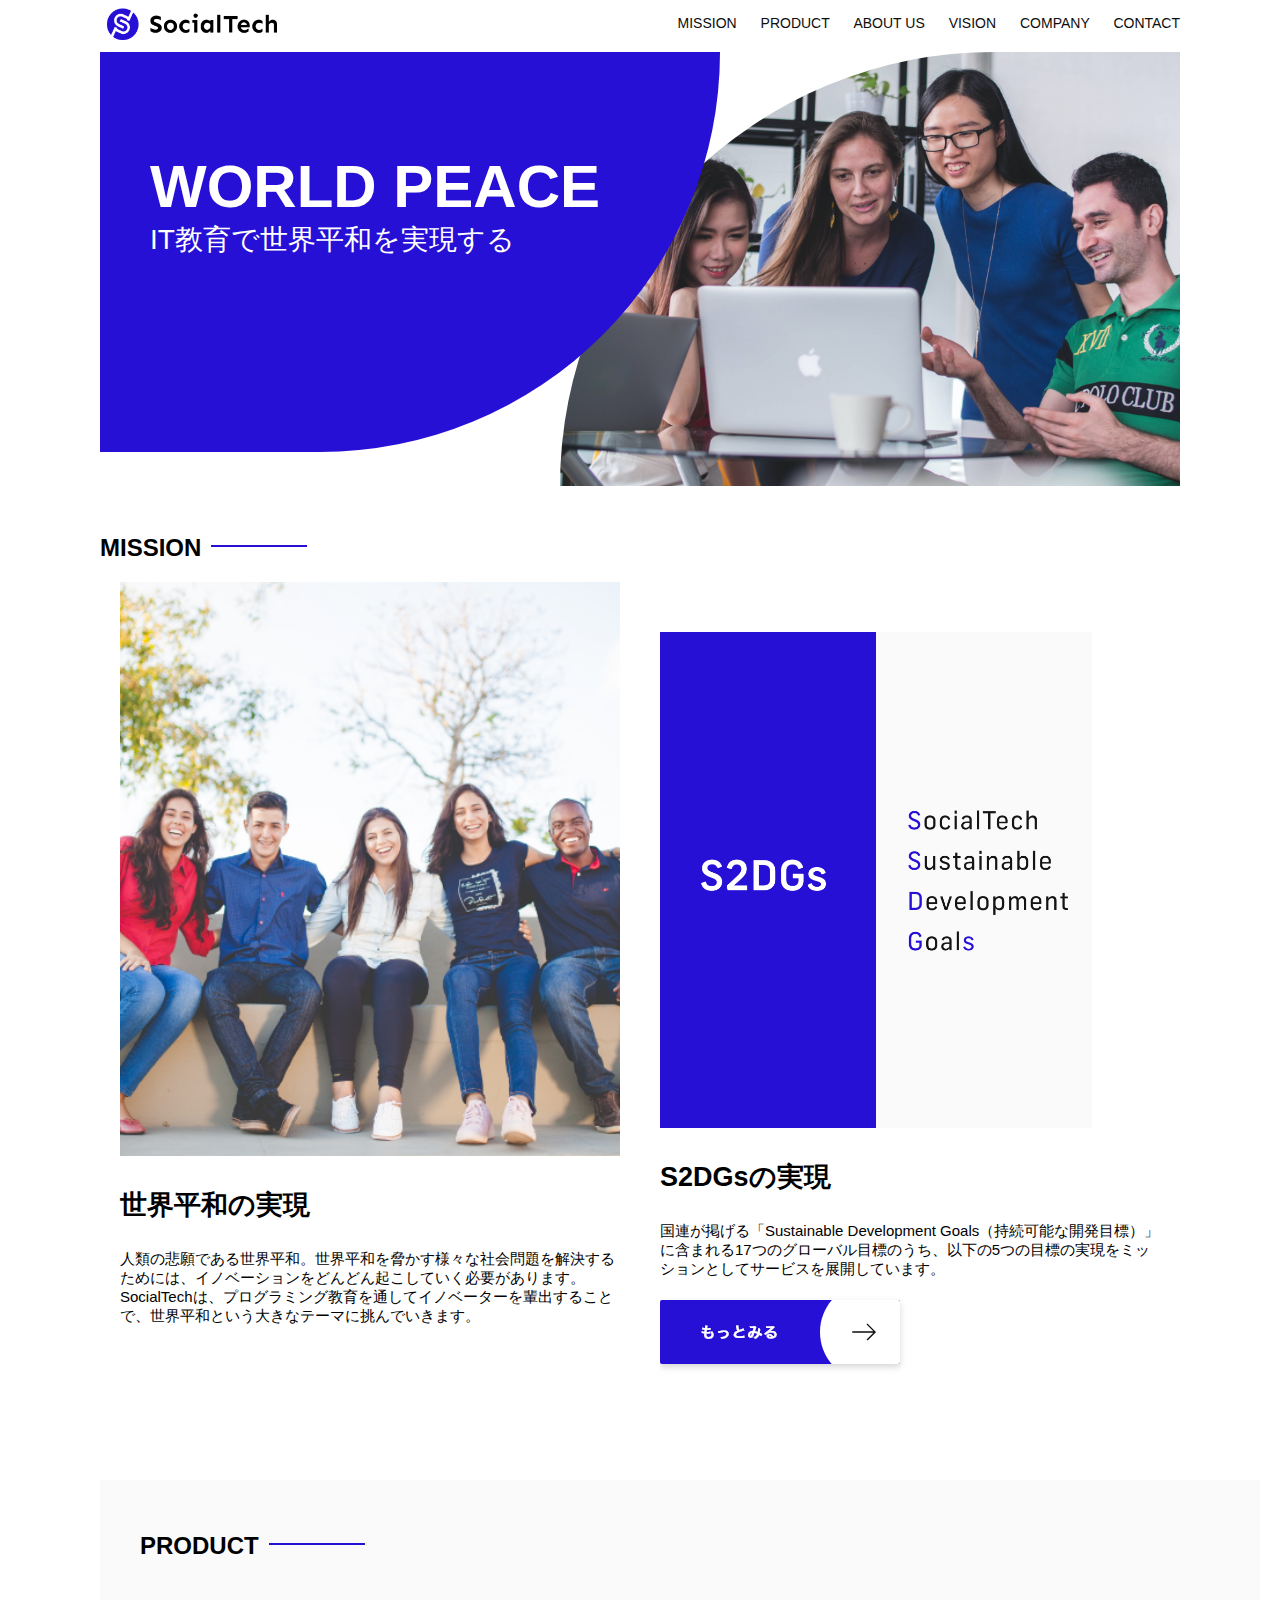
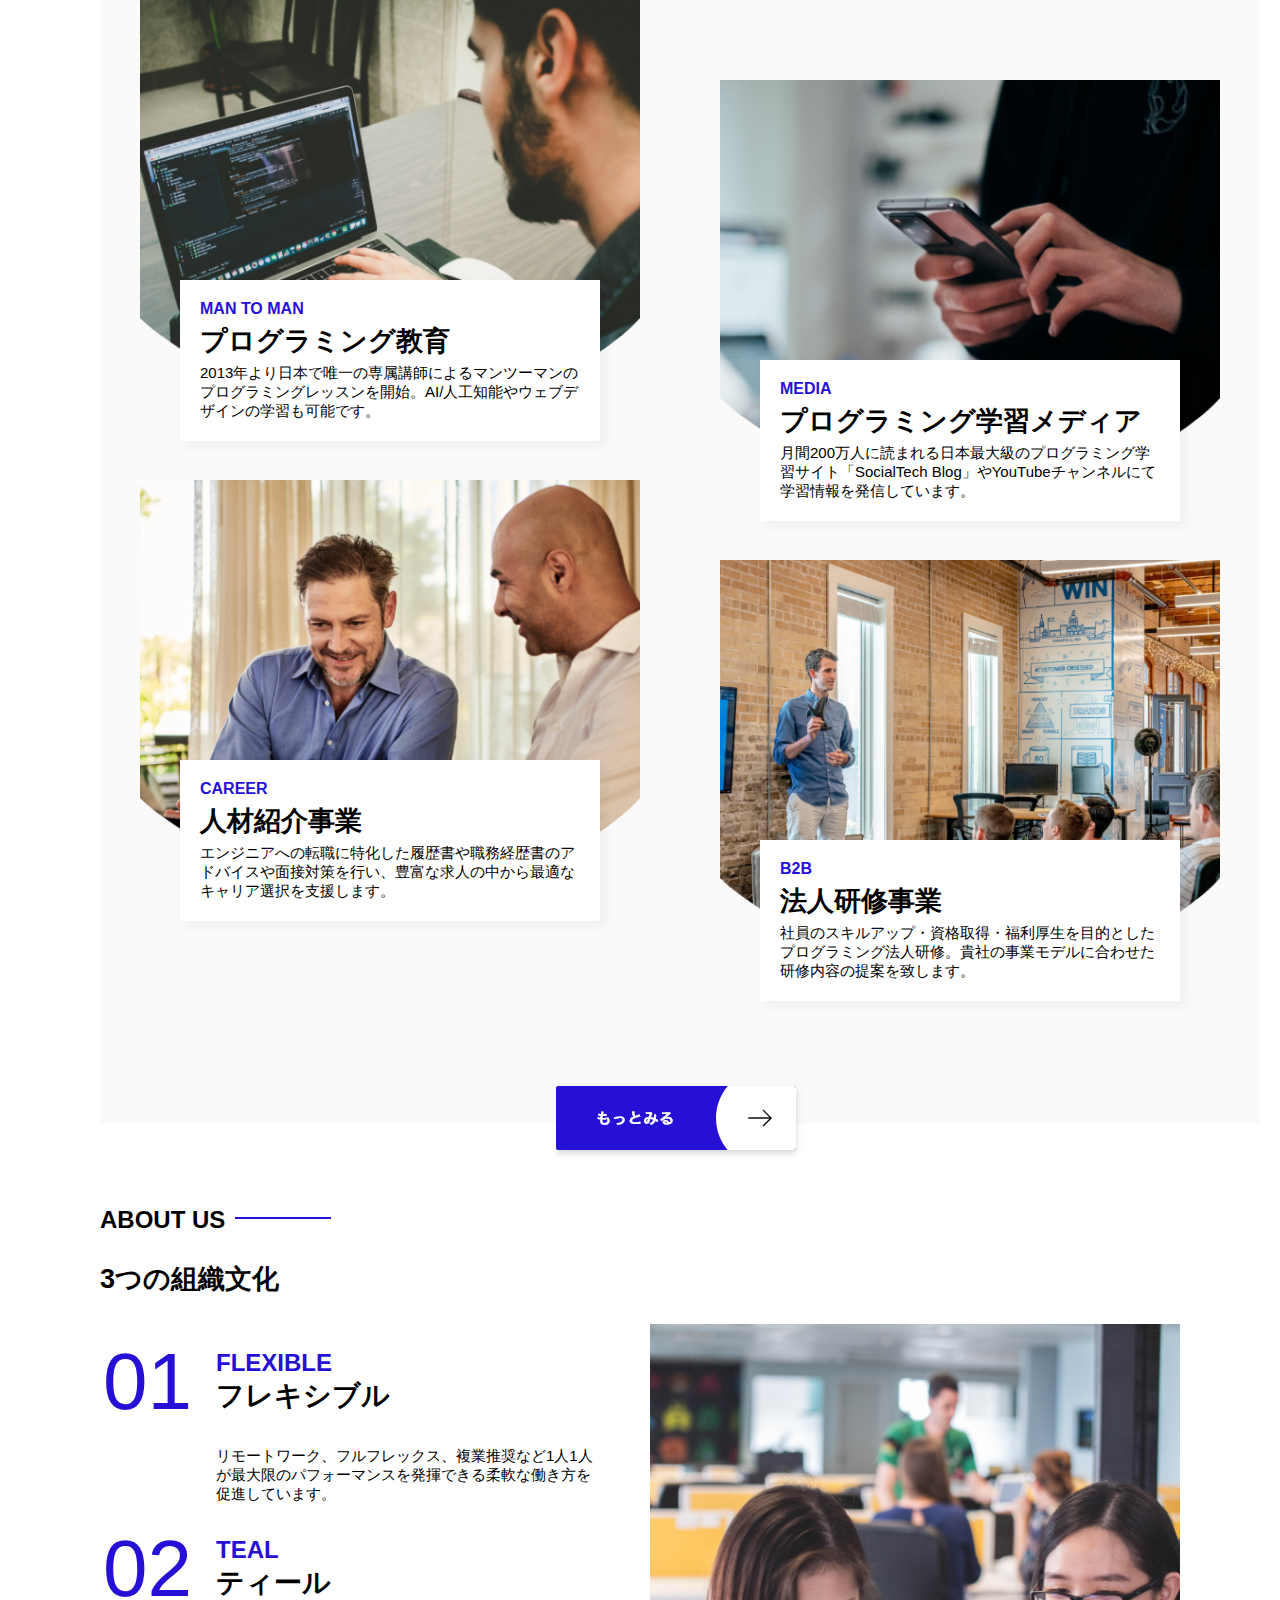
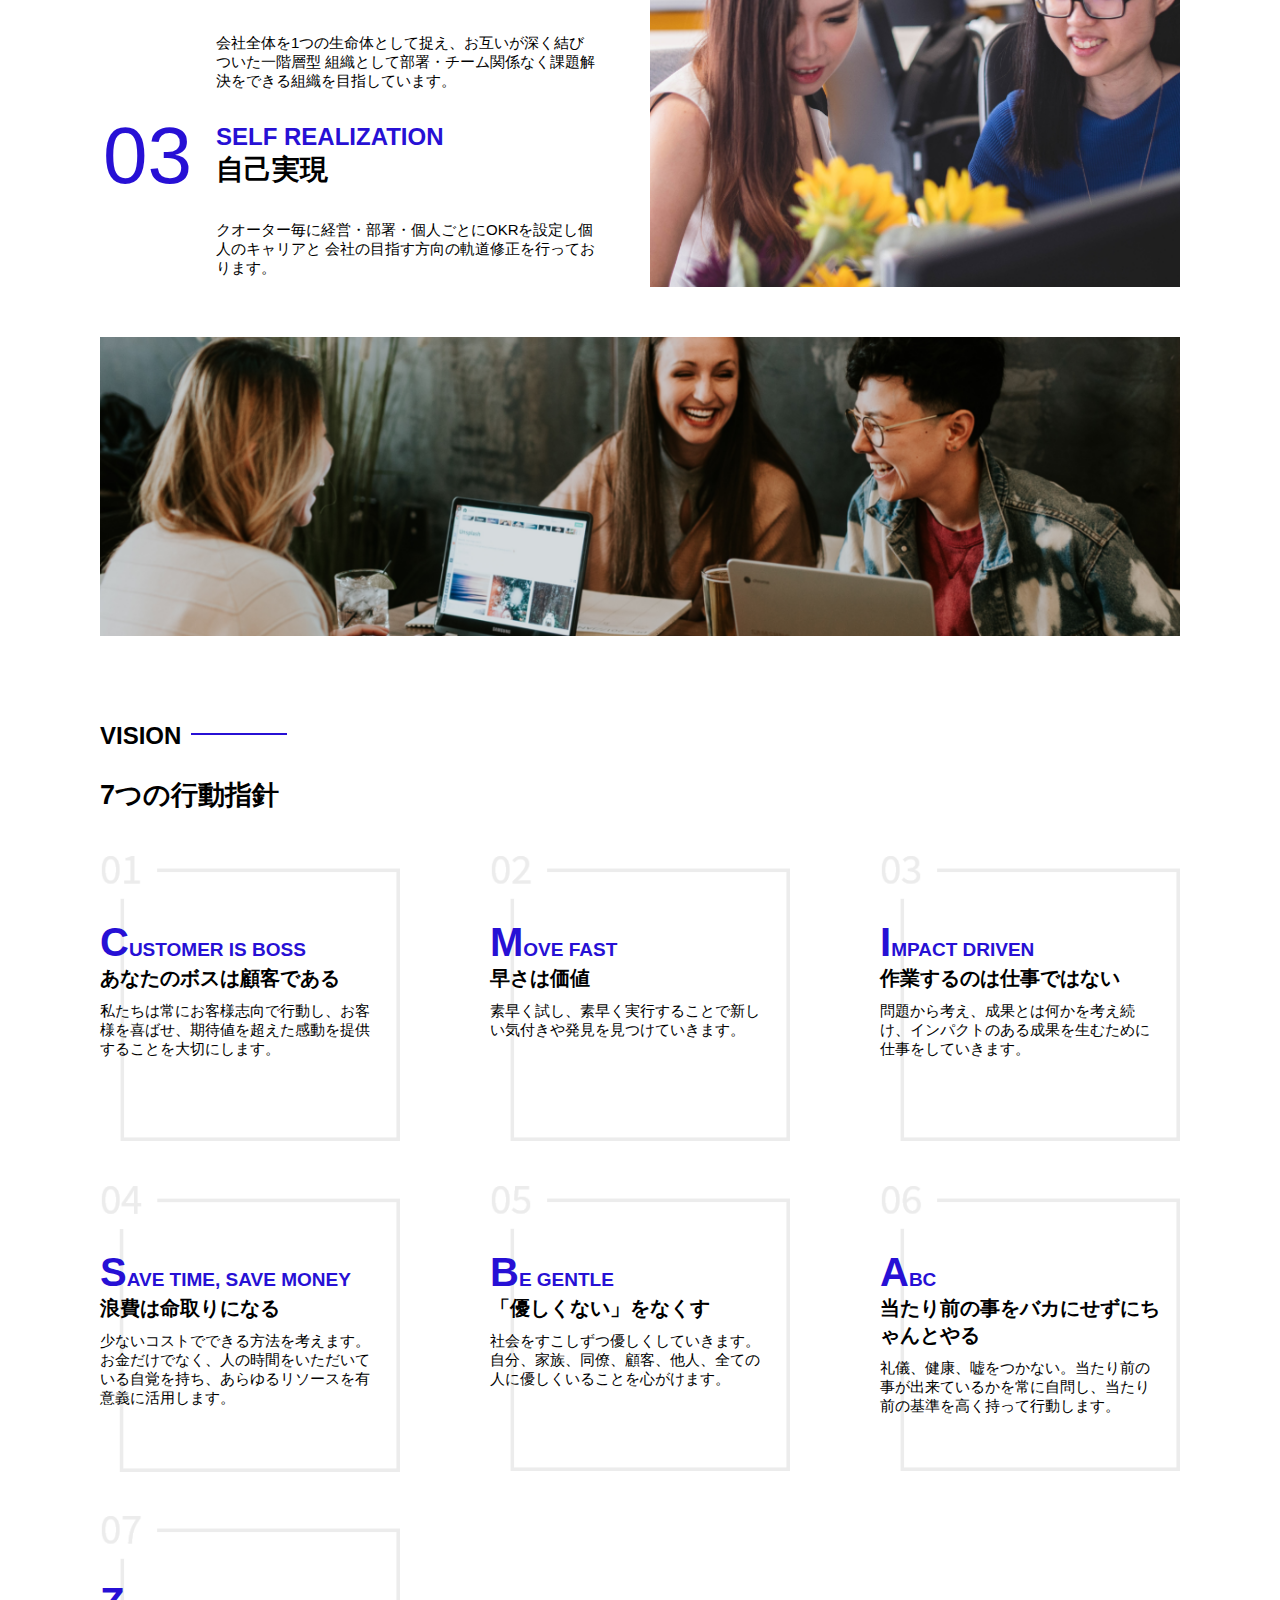
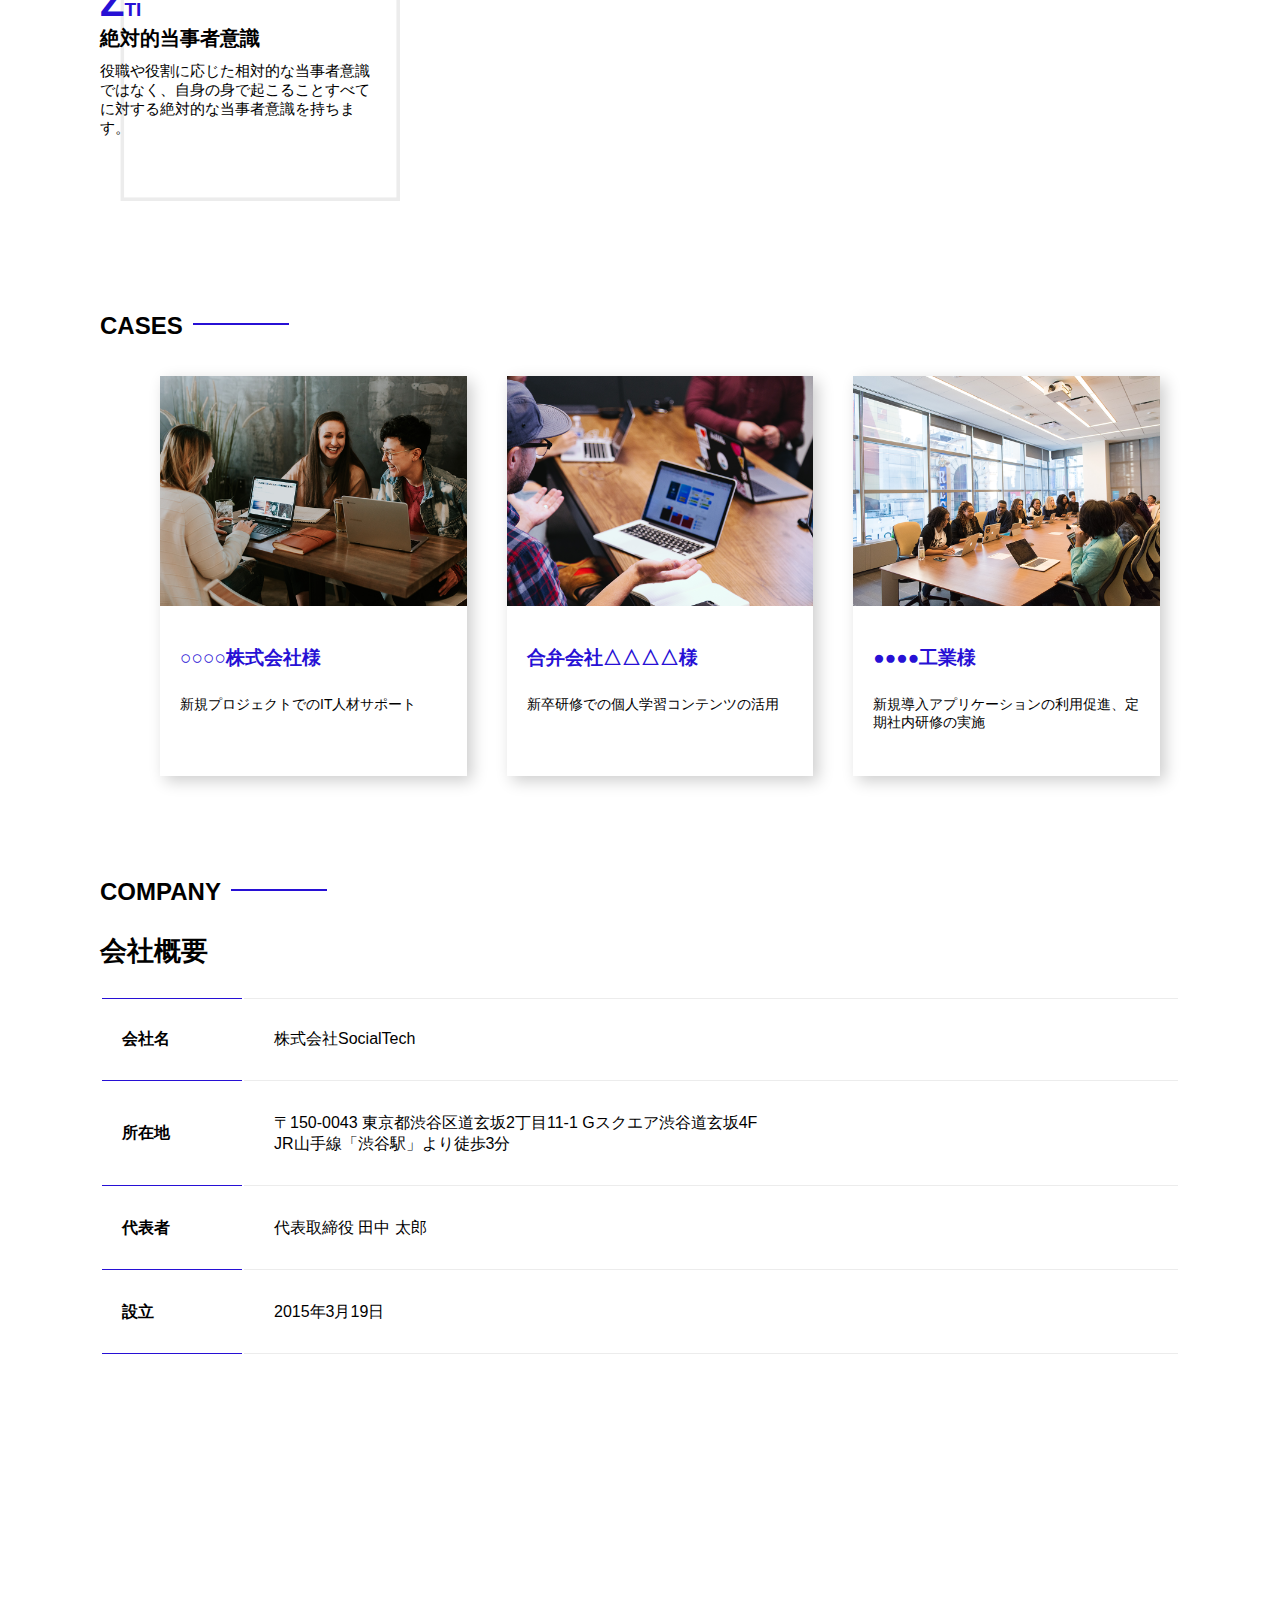
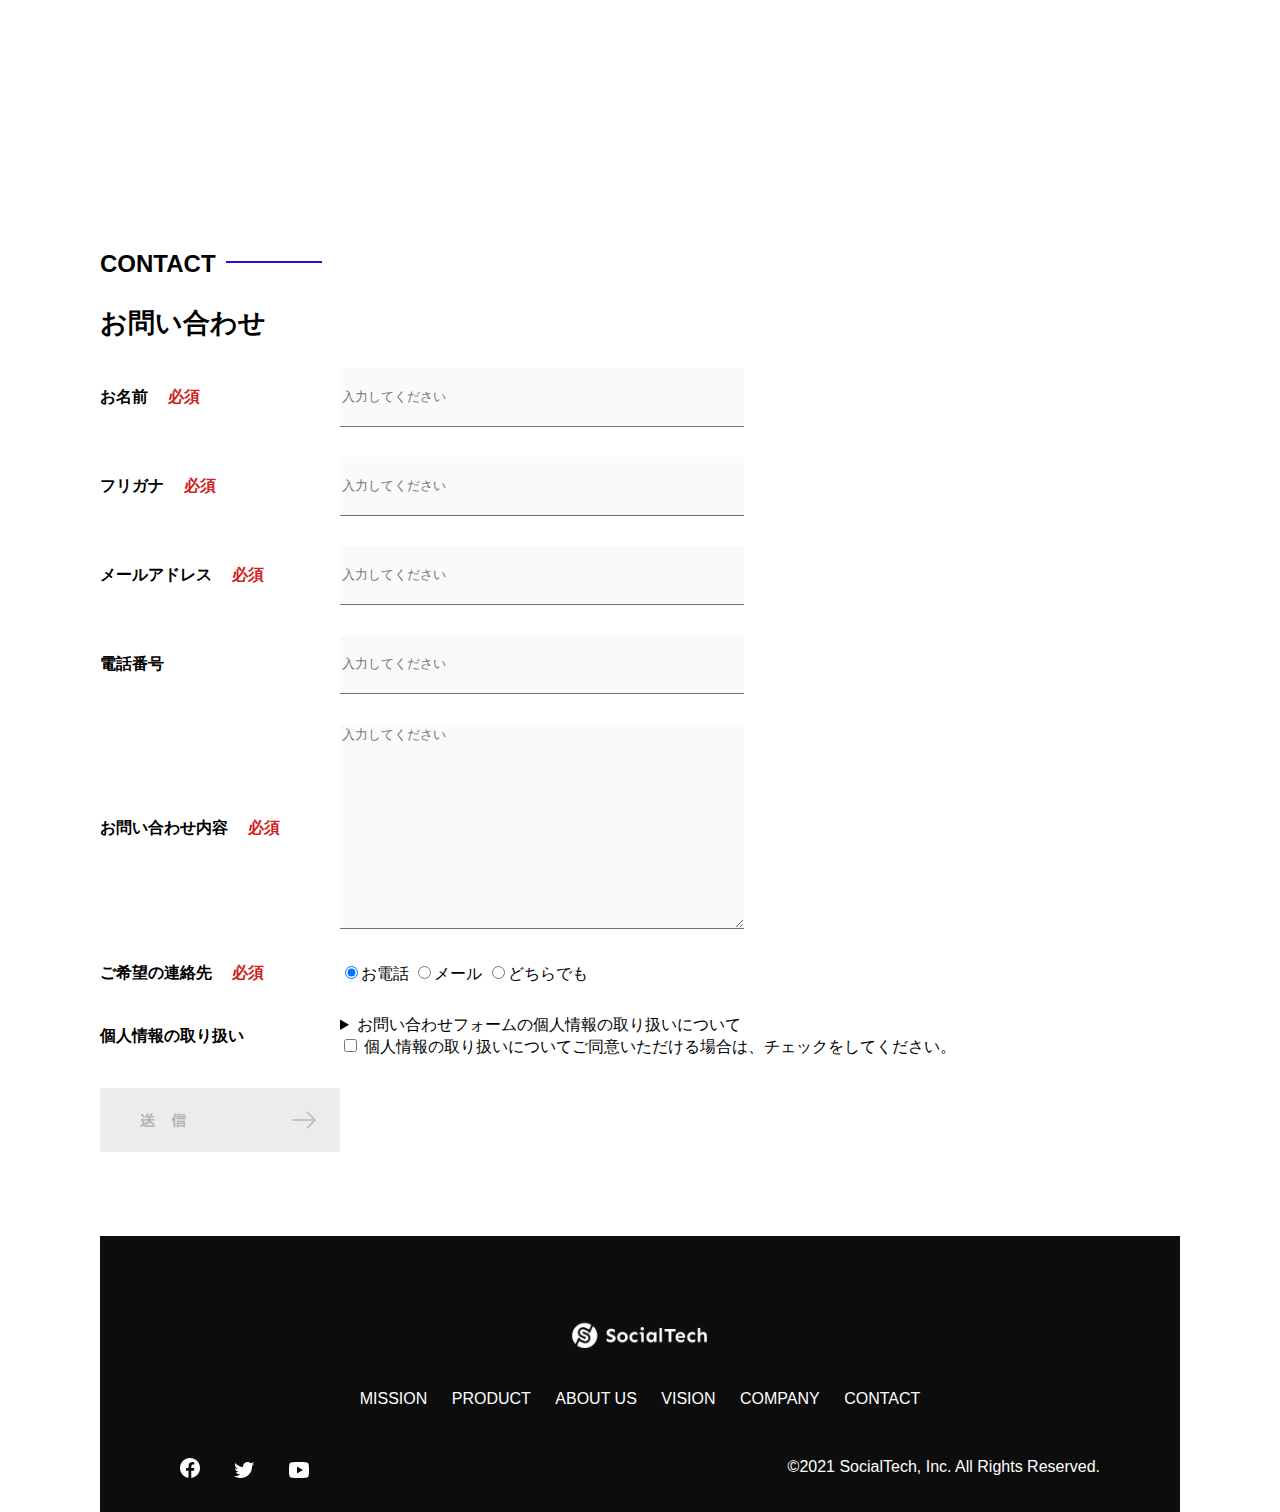
<file: kadai_012/index.html>
<!DOCTYPE html>
<html>
  <head>
    <title>SocialTech</title>
    <meta charset="UTF-8" />
    <meta
      name="description"
      content="SocialTechはEdTech業界のリーディングカンパニーを目指します。"
    />
    <meta name="viewport" content="width=device-width, initial-scale=1.0" />
    <link rel="stylesheet" href="style.css" />
  </head>
  <body>
    <!-- ヘッダー -->
    <header>
      <!-- ロゴ -->
      <a href="index.html" id="logo"
        ><img src="images/logo.png" alt="トップページに戻る"
      /></a>

      <!-- PC用ナビゲーション -->
      <nav id="nav-pc">
        <a href="mission.html">MISSION</a>
        <a href="product.html">PRODUCT</a>
        <a href="index.html#aboutus">ABOUT US</a>
        <a href="index.html#vision">VISION</a>
        <a href="index.html#company">COMPANY</a>
        <a href="index.html#contact">CONTACT</a>
      </nav>
    </header>
    <main>
      <article>
        <!-- メインビジュアル -->
        <section id="main-visual">
          <div id="main-message">
            <h1>WORLD PEACE</h1>
            <p>IT教育で世界平和を実現する</p>
          </div>
          <img
            src="images/index/index-main.png"
            alt="PCの周りに集まる多国籍の仲間たち"
          />
        </section>
        <!--ミッション-->
        <section id="mission">
          <h2 class="index-h2">MISSION</h2>
          <div id="mission-flex">
            <div>
              <img
                id="mission-photo"
                src="images/index/index-mission.png"
                alt="屋外のベンチで写真を撮影する多国籍の仲間たち"
              />
              <h3>世界平和の実現</h3>
              <p>
                人類の悲願である世界平和。世界平和を脅かす様々な社会問題を解決するためには、イノベーションをどんどん起こしていく必要があります。SocialTechは、プログラミング教育を通してイノベーターを輩出することで、世界平和という大きなテーマに挑んでいきます。
              </p>
            </div>
            <div>
              <img id="s2dgs" src="images/index/s2dgs.png" alt="S2DGs" />
              <h3>S2DGsの実現</h3>
              <p>
                国連が掲げる「Sustainable Development
                Goals（持続可能な開発目標）」に含まれる17つのグローバル目標のうち、以下の5つの目標の実現をミッションとしてサービスを展開しています。
              </p>
              <a href="mission.html">
                <img src="images/button-more.png" alt="もっとみる" />
              </a>
            </div>
          </div>
        </section>
        <!-- プロダクト -->
        <section id="product">
          <h2 class="index-h2">PRODUCT</h2>
          <div>
            <div id="product-left">
              <div>
                <img
                  class="product-photo"
                  src="images/index/index-mantoman.png"
                  alt="PCでコードを書く男性"
                />
                <div class="product-explain">
                  <span>MAN TO MAN</span>
                  <h3>プログラミング教育</h3>
                  <p>
                    2013年より日本で唯一の専属講師によるマンツーマンのプログラミングレッスンを開始。AI/人工知能やウェブデザインの学習も可能です。
                  </p>
                </div>
              </div>
              <div>
                <img
                  class="product-photo"
                  src="images/index/index-career.png"
                  alt="笑顔で話し合う2人の男性"
                />
                <div class="product-explain">
                  <span>CAREER</span>
                  <h3>人材紹介事業</h3>
                  <p>
                    エンジニアへの転職に特化した履歴書や職務経歴書のアドバイスや面接対策を行い、豊富な求人の中から最適なキャリア選択を支援します。
                  </p>
                </div>
              </div>
            </div>
            <div id="product-right">
              <div>
                <img
                  class="product-photo"
                  src="images/index/index-media.png"
                  alt="スマートフォンを操作する人"
                />
                <div class="product-explain">
                  <span>MEDIA</span>
                  <h3>プログラミング学習メディア</h3>
                  <p>
                    月間200万人に読まれる日本最大級のプログラミング学習サイト「SocialTech
                    Blog」やYouTubeチャンネルにて学習情報を発信しています。
                  </p>
                </div>
              </div>
              <div>
                <img
                  class="product-photo"
                  src="images/index/index-b2b.png"
                  alt="講演中の男性とそれを聴く人々"
                />
                <div class="product-explain">
                  <span>B2B</span>
                  <h3>法人研修事業</h3>
                  <p>
                    社員のスキルアップ・資格取得・福利厚生を目的としたプログラミング法人研修。貴社の事業モデルに合わせた研修内容の提案を致します。
                  </p>
                </div>
              </div>
            </div>
          </div>
          <div>
            <a id="product-more" href="product.html">
              <img src="images/button-more.png" alt="もっとみる" />
            </a>
          </div>
        </section>
        <!---ABOUT US-->
        <section id="aboutus">
          <h2 class="index-h2">ABOUT US</h2>
          <h3>3つの組織文化</h3>
          <div>
            <table class="culture-table">
              <tr>
                <td>
                  <span class="culture-num">01</span>
                </td>
                <td>
                  <span class="culture-en">FLEXIBLE</span>
                  <span class="culture-jp">フレキシブル</span>
                </td>
              </tr>
              <tr>
                <td>
                  <!--空のセル-->
                </td>
                <td>
                  <p class="culture-description">
                    リモートワーク、フルフレックス、複業推奨など1人1人が最大限のパフォーマンスを発揮できる柔軟な働き方を促進しています。
                  </p>
                </td>
              </tr>
              <tr>
                <td>
                  <span class="culture-num">02</span>
                </td>
                <td>
                  <span class="culture-en">TEAL</span>
                  <span class="culture-jp">ティール</span>
                </td>
              </tr>
              <tr>
                <td>
                  <!--空のセル-->
                </td>
                <td>
                  <p class="culture-description">
                    会社全体を1つの生命体として捉え、お互いが深く結びついた一階層型
                    組織として部署・チーム関係なく課題解決をできる組織を目指しています。
                  </p>
                </td>
              </tr>
              <tr>
                <td>
                  <span class="culture-num">03</span>
                </td>
                <td>
                  <span class="culture-en">SELF REALIZATION</span>
                  <span class="culture-jp">自己実現</span>
                </td>
              </tr>
              <tr>
                <td>
                  <!--空のセル-->
                </td>
                <td>
                  <p class="culture-description">
                    クオーター毎に経営・部署・個人ごとにOKRを設定し個人のキャリアと
                    会社の目指す方向の軌道修正を行っております。
                  </p>
                </td>
              </tr>
            </table>
            <img
              class="culture-img"
              src="images/index/index-aboutus1.png"
              alt="笑顔で話し合う2人の女性"
            />
          </div>
          <img
            class="culture-img2"
            src="images/index/index-aboutus2.png"
            alt="笑顔で話し合う3人の男女"
          />
        </section>
        <!-- VISION -->
        <section id="vision">
          <h2 class="index-h2">VISION</h2>
          <h3>7つの行動指針</h3>
          <div>
            <div class="vision-box">
              <img src="images/index/vision-01.png" alt="01" />
              <span>
                <h4>CUSTOMER IS BOSS</h4>
                <h5>あなたのボスは顧客である</h5>
                <p>
                  私たちは常にお客様志向で行動し、お客様を喜ばせ、期待値を超えた感動を提供することを大切にします。
                </p>
              </span>
            </div>
            <div class="vision-box">
              <img src="images/index/vision-02.png" alt="02" />
              <span>
                <h4>MOVE FAST</h4>
                <h5>早さは価値</h5>
                <p>
                  素早く試し、素早く実行することで新しい気付きや発見を見つけていきます。
                </p>
              </span>
            </div>
            <div class="vision-box">
              <img src="images/index/vision-03.png" alt="03" />
              <span>
                <h4>IMPACT DRIVEN</h4>
                <h5>作業するのは仕事ではない</h5>
                <p>
                  問題から考え、成果とは何かを考え続け、インパクトのある成果を生むために仕事をしていきます。
                </p>
              </span>
            </div>
            <div class="vision-box">
              <img src="images/index/vision-04.png" alt="04" />
              <span>
                <h4>SAVE TIME, SAVE MONEY</h4>
                <h5>浪費は命取りになる</h5>
                <p>
                  少ないコストでできる方法を考えます。お金だけでなく、人の時間をいただいている自覚を持ち、あらゆるリソースを有意義に活用します。
                </p>
              </span>
            </div>
            <div class="vision-box">
              <img src="images/index/vision-05.png" alt="05" />
              <span>
                <h4>BE GENTLE</h4>
                <h5>「優しくない」をなくす</h5>
                <p>
                  社会をすこしずつ優しくしていきます。自分、家族、同僚、顧客、他人、全ての人に優しくいることを心がけます。
                </p>
              </span>
            </div>
            <div class="vision-box">
              <img src="images/index/vision-06.png" alt="06" />
              <span>
                <h4>ABC</h4>
                <h5>当たり前の事をバカにせずにちゃんとやる</h5>
                <p>
                  礼儀、健康、嘘をつかない。当たり前の事が出来ているかを常に自問し、当たり前の基準を高く持って行動します。
                </p>
              </span>
            </div>
            <div class="vision-box">
              <img src="images/index/vision-07.png" alt="07" />
              <span>
                <h4>ZTI</h4>
                <h5>絶対的当事者意識</h5>
                <p>
                  役職や役割に応じた相対的な当事者意識ではなく、自身の身で起こることすべてに対する絶対的な当事者意識を持ちます。
                </p>
              </span>
            </div>
          </div>
        </section>
        <!-- CASES -->

        <section id="cases">
          <h2 class="index-h2">CASES</h2>
          <ul>
            <li class="case-card">
              <img class="case-img" src="images/index/case-1.png" alt="仲良く語り合う3人">
              <div class="case-info">
                <h4 class="case-name">○○○○株式会社様</h4>
                <p class="case-content">新規プロジェクトでのIT人材サポート</p>
              </div>
            </li>
            <li class="case-card">
              <img class="case-img" src="images/index/case-2.png" alt="PCでコンテンツを見る">
              <div class="case-info">
                <h4 class="case-name">合弁会社△△△△様</h4>
                <p class="case-content">新卒研修での個人学習コンテンツの活用</p>
              </div>
            </li>
            <li class="case-card">
              <img class="case-img" src="images/index/case-3.png" alt="社内研修中の会議室">
              <div class="case-info">
                <h4 class="case-name">●●●●工業様</h4>
                <p class="case-content">新規導入アプリケーションの利用促進、定期社内研修の実施</p>
              </div>
            </li>
          </ul>
        </section>





        <!-- COMPANY -->
        <section id="company">
          <h2 class="index-h2">COMPANY</h2>
          <h3>会社概要</h3>
          <table id="company-table">
            <tr>
              <th class="tableheader-first">会社名</th>
              <td class="cell-first">株式会社SocialTech</td>
            </tr>
            <tr>
              <th class="tableheader">所在地</th>
              <td class="cell">
                〒150-0043 東京都渋谷区道玄坂2丁目11-1 Gスクエア渋谷道玄坂4F<br />JR山手線「渋谷駅」より徒歩3分
              </td>
            </tr>
            <tr>
              <th class="tableheader">代表者</th>
              <td class="cell">代表取締役 田中 太郎</td>
            </tr>
            <tr>
              <th class="tableheader">設立</th>
              <td class="cell">2015年3月19日</td>
            </tr>
          </table>
          <iframe
            src="https://www.google.com/maps/embed?pb=!1m18!1m12!1m3!1d3241.7759544892483!2d139.69399665123464!3d35.65789123876098!2m3!1f0!2f0!3f0!3m2!1i1024!2i768!4f13.1!3m3!1m2!1s0x60188caa0042e8d1%3A0xba130bea826a7aa2!2z44CSMTUwLTAwNDMg5p2x5Lqs6YO95riL6LC35Yy66YGT546E5Z2C77yS5LiB55uu77yR77yR4oiS77yR!5e0!3m2!1sja!2sjp!4v1636872991912!5m2!1sja!2sjp"
            style="border: 0"
            allowfullscreen=""
            loading="lazy"
          >
          </iframe>
        </section>
        <!-- お問い合わせフォーム -->
        <section id="contact">
          <h2 class="index-h2">CONTACT</h2>
          <h3>お問い合わせ</h3>
          <form>
            <div>
              <div class="contact-heading">
                <label class="contact-label"
                  >お名前<span class="contact-span">必須</span></label
                >
              </div>
              <div class="contact-form">
                <input
                  type="text"
                  name="name"
                  placeholder="入力してください"
                  class="contact-textbox"
                />
              </div>
            </div>
            <div>
              <div class="contact-heading">
                <label class="contact-label"
                  >フリガナ<span class="contact-span">必須</span></label
                >
              </div>
              <div>
                <input
                  type="text"
                  name="hurigana"
                  placeholder="入力してください"
                  class="contact-textbox"
                />
              </div>
            </div>
            <div>
              <div class="contact-heading">
                <label class="contact-label"
                  >メールアドレス<span class="contact-span">必須</span></label
                >
              </div>
              <div>
                <input
                  type="text"
                  name="email"
                  placeholder="入力してください"
                  class="contact-textbox"
                />
              </div>
            </div>
            <div>
              <div class="contact-heading">
                <label class="contact-label">電話番号</label>
              </div>
              <div>
                <input
                  type="text"
                  name="tel"
                  placeholder="入力してください"
                  class="contact-textbox"
                />
              </div>
            </div>
            <div>
              <div class="contact-heading">
                <label class="contact-label"
                  >お問い合わせ内容<span class="contact-span">必須</span></label
                >
              </div>
              <div>
                <textarea
                  class="contact-textarea"
                  placeholder="入力してください"
                  name="message"
                ></textarea>
              </div>
            </div>
            <div>
              <div class="contact-heading">
                <label class="contact-label"
                  >ご希望の連絡先<span class="contact-span">必須</span></label
                >
              </div>
              <div>
                <input
                  class="radiobutton"
                  type="radio"
                  value="tel"
                  name="contact"
                  checked
                /><label>お電話</label>
                <input
                  class="radiobutton"
                  type="radio"
                  value="mail"
                  name="contact"
                /><label>メール</label>
                <input
                  class="radiobutton"
                  type="radio"
                  value="both"
                  name="contact"
                /><label>どちらでも</label>
              </div>
            </div>
            <div>
              <div class="contact-heading">
                <label class="contact-label">個人情報の取り扱い</label>
              </div>
              <div>
                <details>
                  <summary>
                    お問い合わせフォームの個人情報の取り扱いについて
                  </summary>
                  <div>
                    <span>１．組織の名称又は氏名</span><br />
                    株式会社SocialTech<br /><br />
                    <span
                      >２．個人情報保護管理者（若しくはその代理人）の氏名又は職名、所属及び連絡先
                      鈴木 一郎 コーポレート部</span
                    ><br />
                    メールアドレス：support@socialtech.net<br />
                    TEL：03-xxxx-xxxx<br />
                    <span>３．個人情報の利用目的</span><br />
                    ・本サービス及び本サービスに関連する情報の提供又はそれらに関する連絡のため<br />
                    ・ユーザーの本人確認のため<br />
                    ・当社サービスのご案内のため<br />
                    ・当社の商品等の広告または宣伝（電子メールによるものを含むものとします。）<br /><br />
                    <span>４．個人情報の取り扱い業務の委託</span><br />
                    個人情報の取扱業務の全部または一部を外部に業務委託する場合があります。<br />
                    その際、弊社は、個人情報を適切に保護できる管理体制を敷き実行していることを条件として<br />
                    委託先を厳選したうえで、機密保持契約を委託先と締結し、お客様の個人情報を厳密に管理させます。<br /><br />
                    <span>５．個人情報の開示等の請求</span><br />
                    お客様は、弊社に対してご自身の個人情報の開示等（利用目的の通知、開示、内容の訂正・追加・削除、利用の停止または消去、第三者への提供の停止）に関して、当社問合わせ窓口に申し出ることができます。<br />
                    その際、弊社はお客様ご本人を確認させていただいたうえで、合理的な期間内に対応いたします。<br /><br />
                    なお、個人情報に関する弊社問合わせ先は、次の通りです。<br /><br />
                    株式会社SocialTech　個人情報問合せ窓口<br />
                    〒150-0043　東京都渋谷区道玄坂2丁目11-1 Ｇスクエア渋谷道玄坂
                    4F<br />
                    メールアドレス：support@socialtech.net　TEL：03-xxxx-xxxx<br /><br />
                    <span>６．個人情報を提供されることの任意性について</span
                    ><br /><br />
                    お客様がご自身の個人情報を弊社に提供されるか否かは、お客様のご判断によりますが、もしご提供されない場合には、適切なサービスが提供できない場合がありますので予めご了承ください。
                  </div>
                </details>
                <input type="checkbox" name="agree" />
                <span
                  >個人情報の取り扱いについてご同意いただける場合は、チェックをしてください。</span
                >
              </div>
            </div>
            <input
              type="image"
              value="Submit"
              src="images/button-submit.png"
              alt="送信する"
            />
          </form>
        </section>
      </article>
      <footer>
        <div id="footer-logo">
          <img src="images/logo-sp.png" alt="SocialTech" />
        </div>
        <div id="footer-link">
          <a href="mission.html">MISSION</a>
          <a href="product.html">PRODUCT</a>
          <a href="index.html#aboutus">ABOUT US</a>
          <a href="index.html#vision">VISION</a>
          <a href="index.html#company">COMPANY</a>
          <a href="index.html#contact">CONTACT</a>
        </div>
        <div id="sns-footer">
          <a href="https://www.facebook.com/sejuku2013"
            ><img src="images/button-facebook.png" alt="Facebookのリンク"
          /></a>
          <a href="https://twitter.com/samuraijuku"
            ><img src="images/button-twitter.png" alt="Twitterのリンク"
          /></a>
          <a href="https://www.youtube.com/channel/UCCFOQO5aDK0xXam4cUQXT8g"
            ><img src="images/button-youtube.png" alt="YouTubeのリンク"
          /></a>
          <span id="copyright"
            >&copy;2021 SocialTech, Inc. All Rights Reserved.
          </span>
        </div>
      </footer>
    </main>
  </body>
</html>
</file>
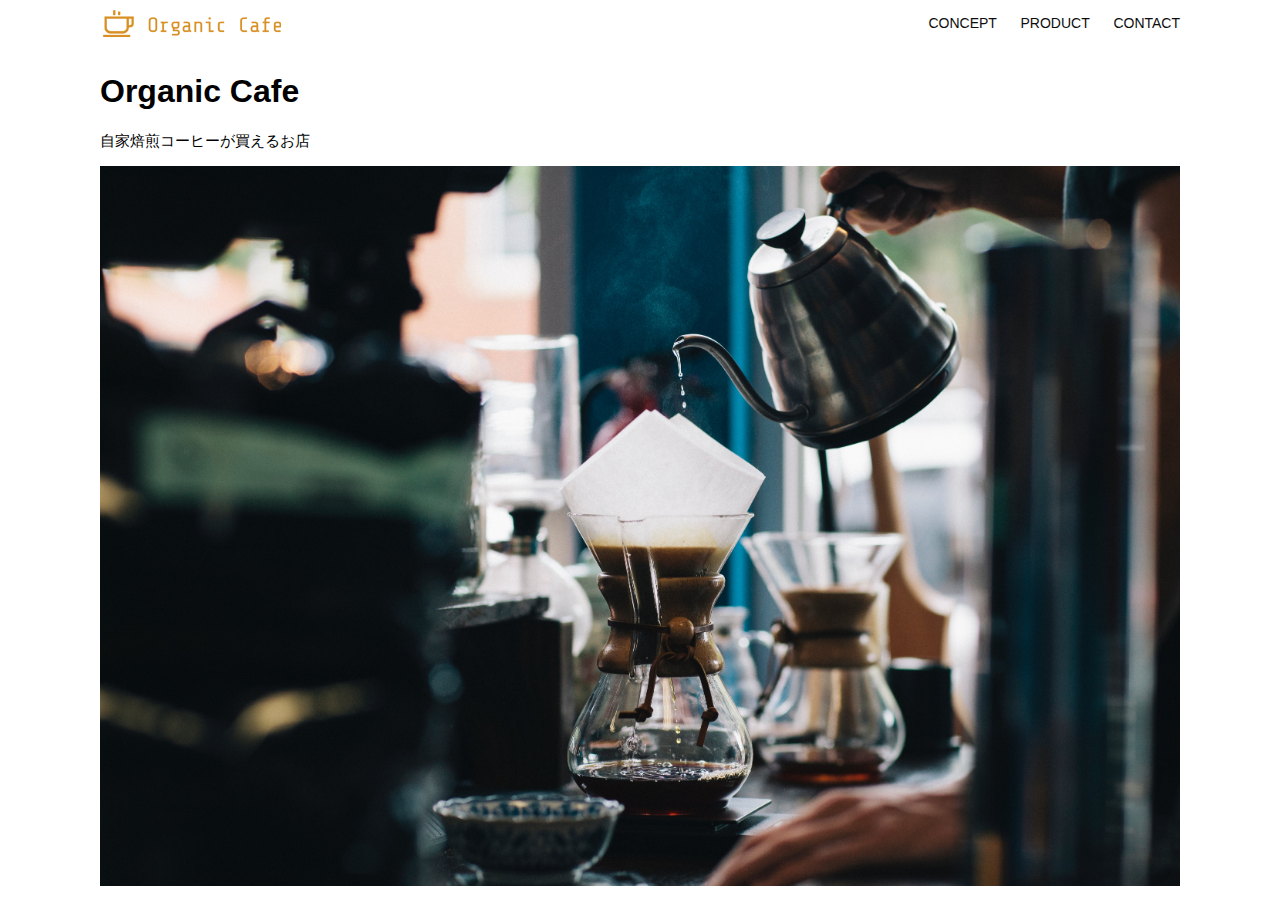
<file: kadai_013/index.html>
<!DOCTYPE html>
<html>
  <head>
    <title>Organic Cafe</title>
    <meta charset="UTF-8" />
    <meta
      name="description"
      content="自家焙煎のコーヒーがお家で楽しめるOrganic Cafe"
    />
    <meta name="viewport" content="width=device-width, initial-scale=1.0" />
    <link rel="stylesheet" href="style.css" />
  </head>
  <body>
    <!-- ヘッダー -->
    <header>
      <!-- ロゴ -->
      <a href="index.html" id="logo"
        ><img src="images/logo.png" alt="トップページに戻る"
      /></a>

      <!-- PC用ナビゲーション -->
      <nav id="nav-pc">
        <a href="index.html#concept">CONCEPT</a>
        <a href="index.html#product">PRODUCT</a>
        <a href="index.html#contact">CONTACT</a>
      </nav>
      <img id="menu-sp" src="images/button-menu.png" alt="ナビゲーションを開く" onclick="document.getElementById('nav-sp').style.display = 'block'">

      <nav id="nav-sp">
        <img id="close" src="images/button-close.png" alt="ナビゲーションを閉じる" onclick="document.getElementById('nav-sp').style.display = 'none'">
        <a id="logo-sp" href="index.html" onclick="document.getElementById('nav-sp').style.display = 'none'">
        <img src="images/logo-sp.png" alt="トップページに戻る"></a>
        <a class="menu" href="index.html#concept" onclick="document.getElementById('nav-sp').style.display = 'none'">CONCEPT</a>
        <a class="menu" href="index.html#product" onclick="document.getElementById('nav-sp').style.display = 'none'">PRODUCT</a>
        <a class="menu" href="index.html#contact" onclick="document.getElementById('nav-sp').style.display = 'none'">CONTACT</a>
        
      </nav>
      
    </header>
    <main>
      <article>
        <!-- メインビジュアル -->
        <section id="main-visual">
          <div id="main-message">
            <h1>Organic Cafe</h1>
            <p>自家焙煎コーヒーが買えるお店</p>
          </div>
          <img
            src="images/main-image.jpg"
            alt="コーヒーをハンドドリップで淹れる画像"
          />
        </section>
      </article>
    </main>
  </body>
</html>
</file>
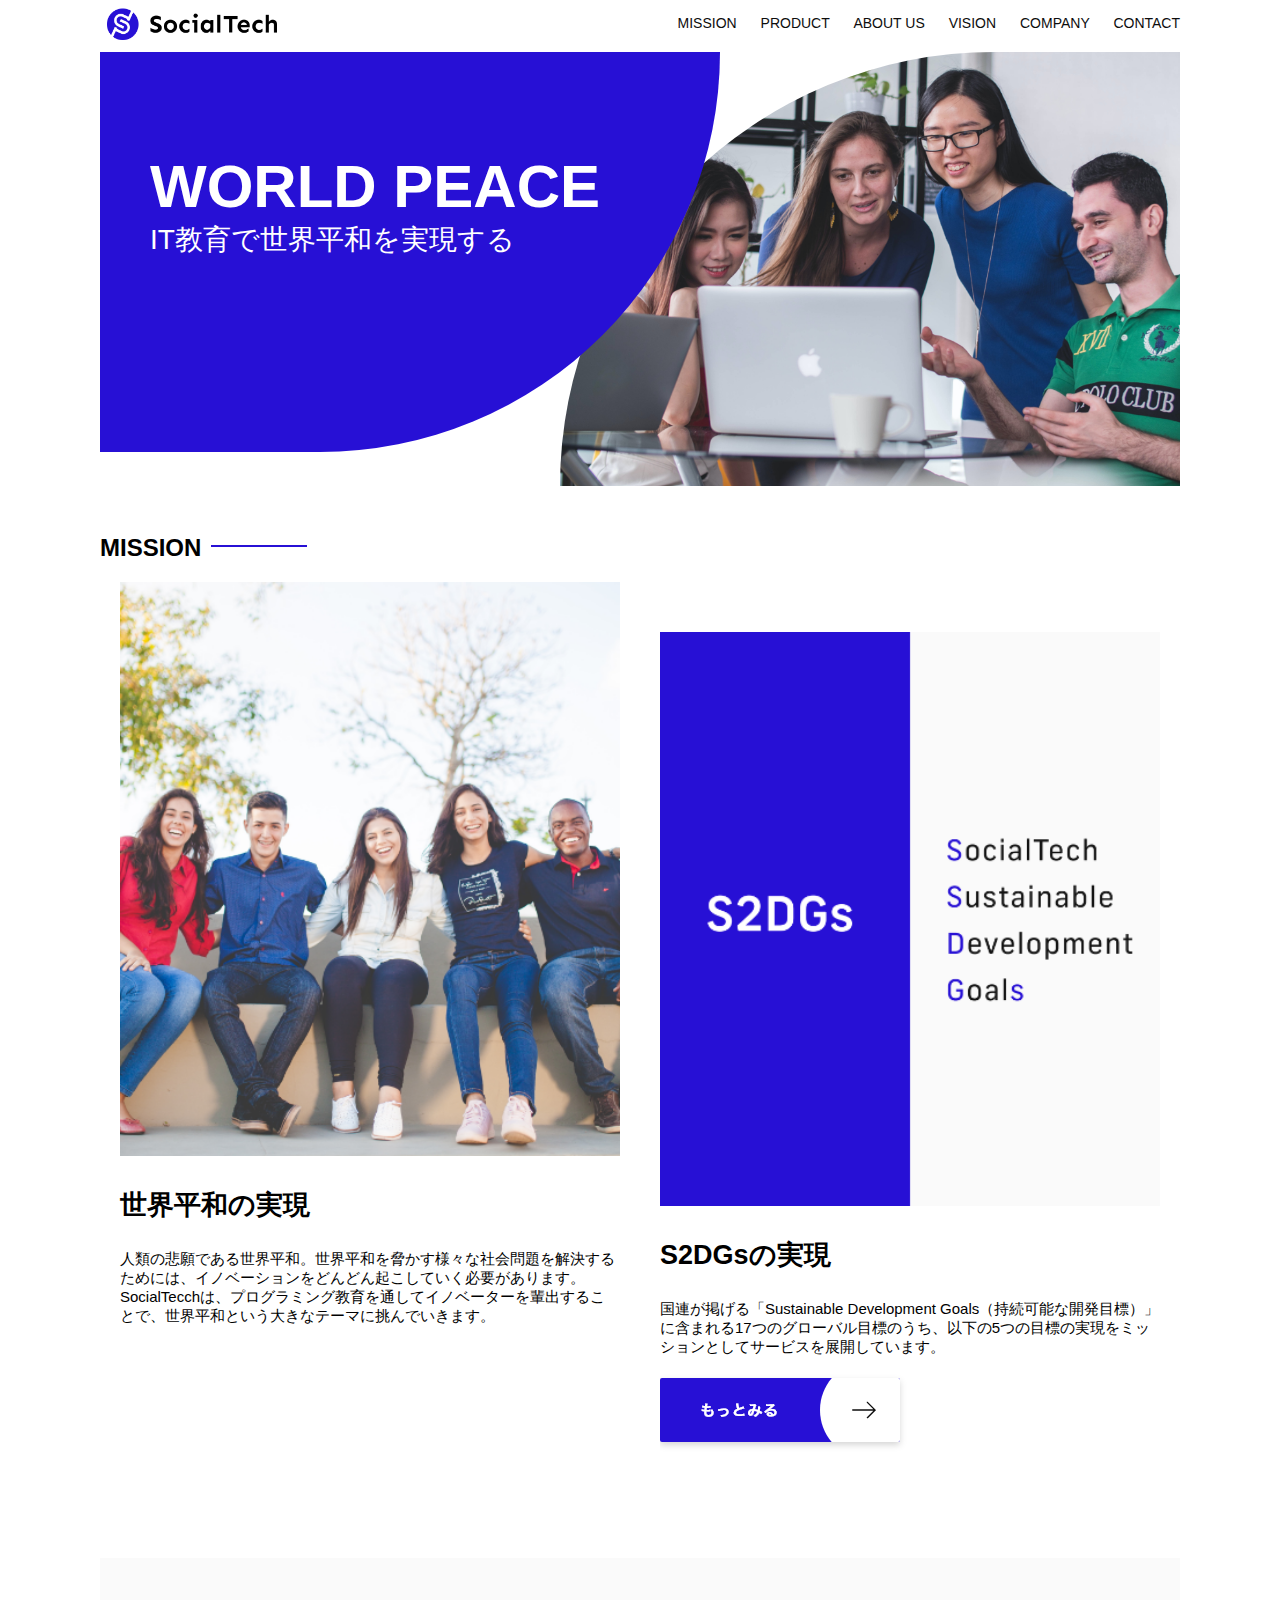
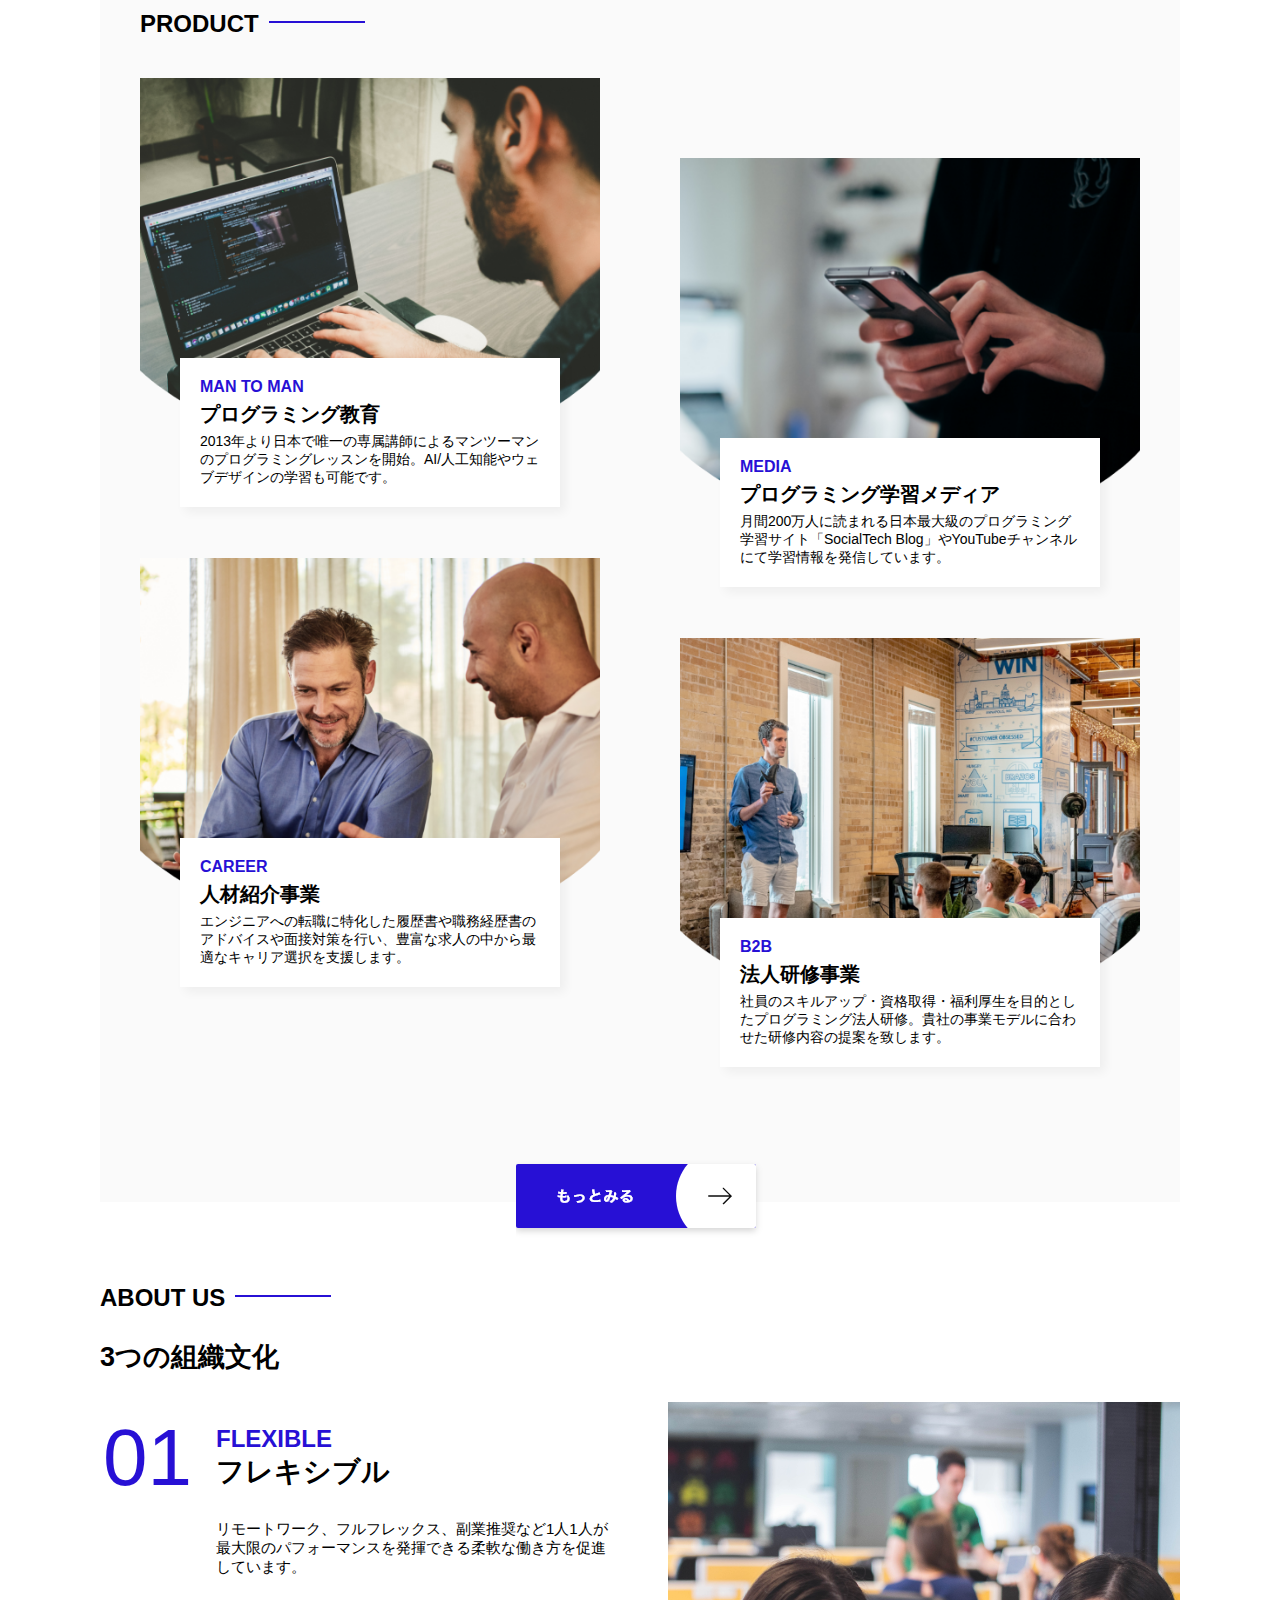
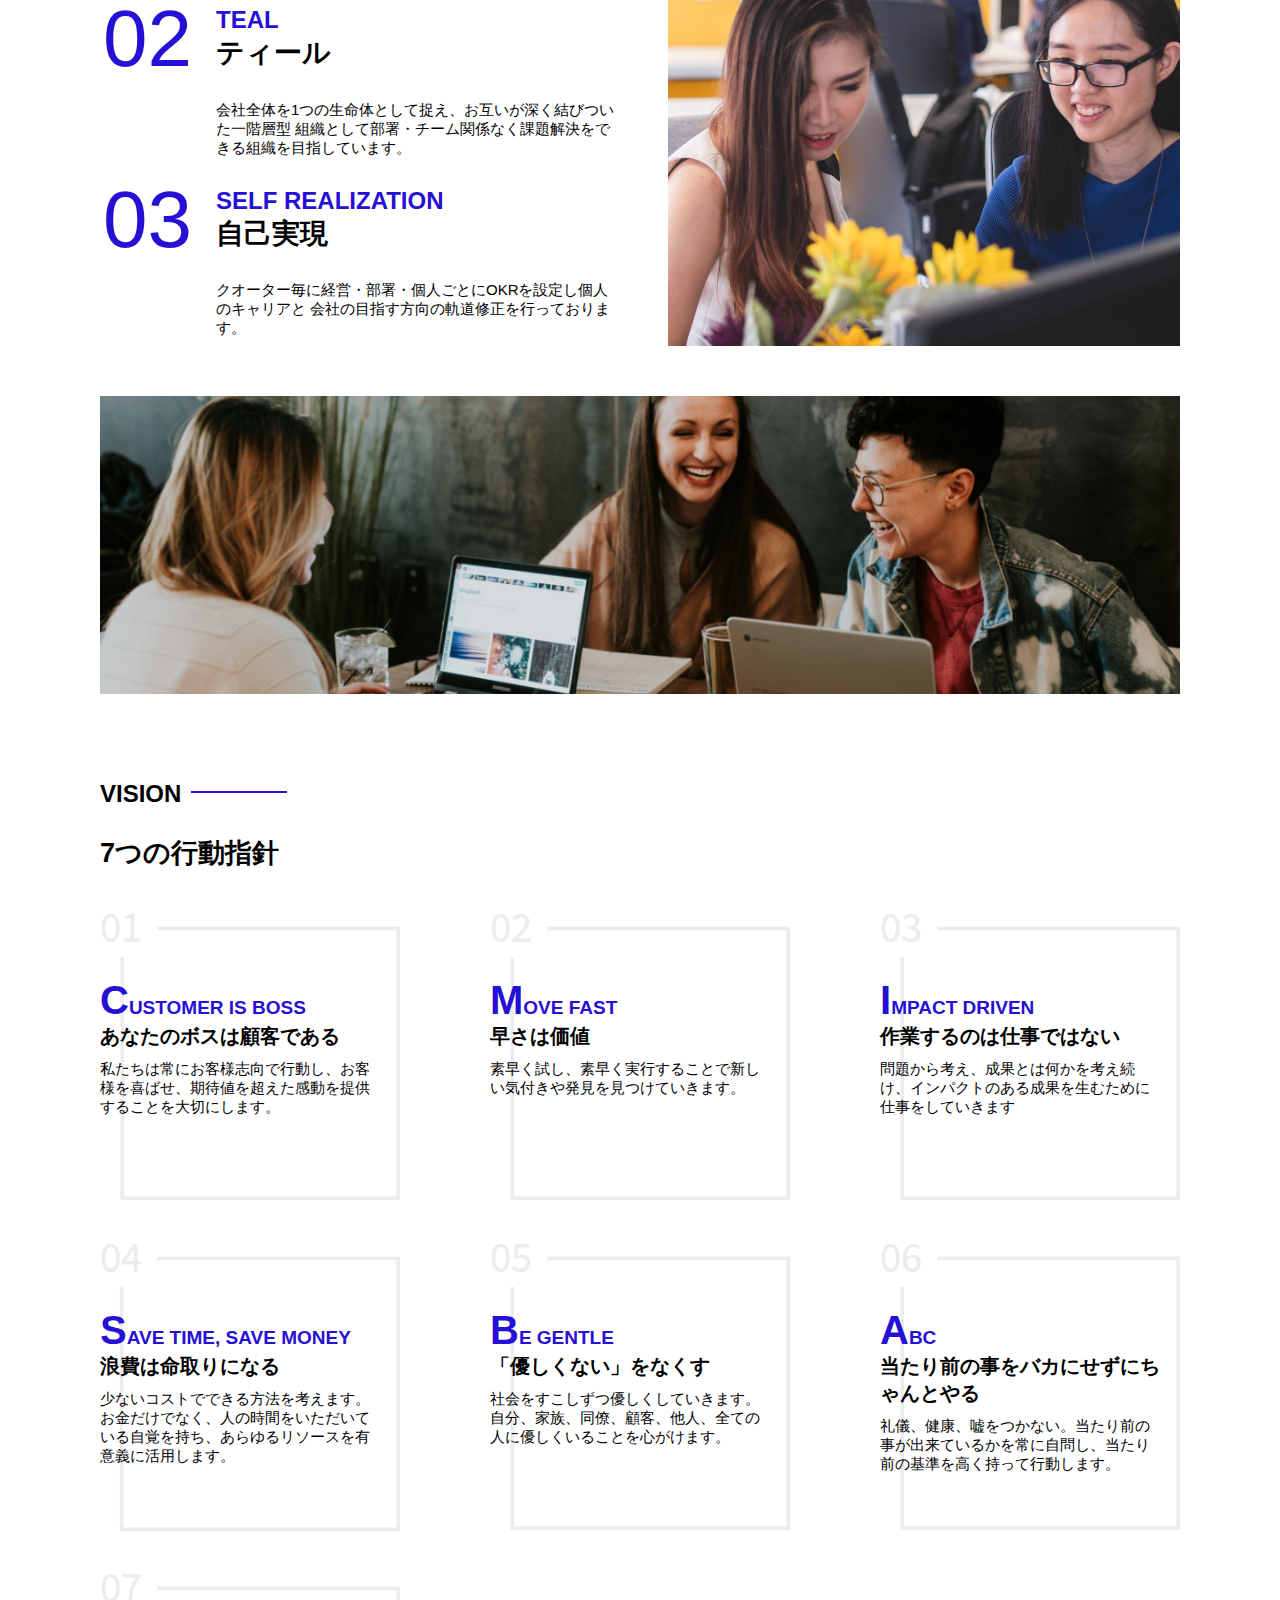
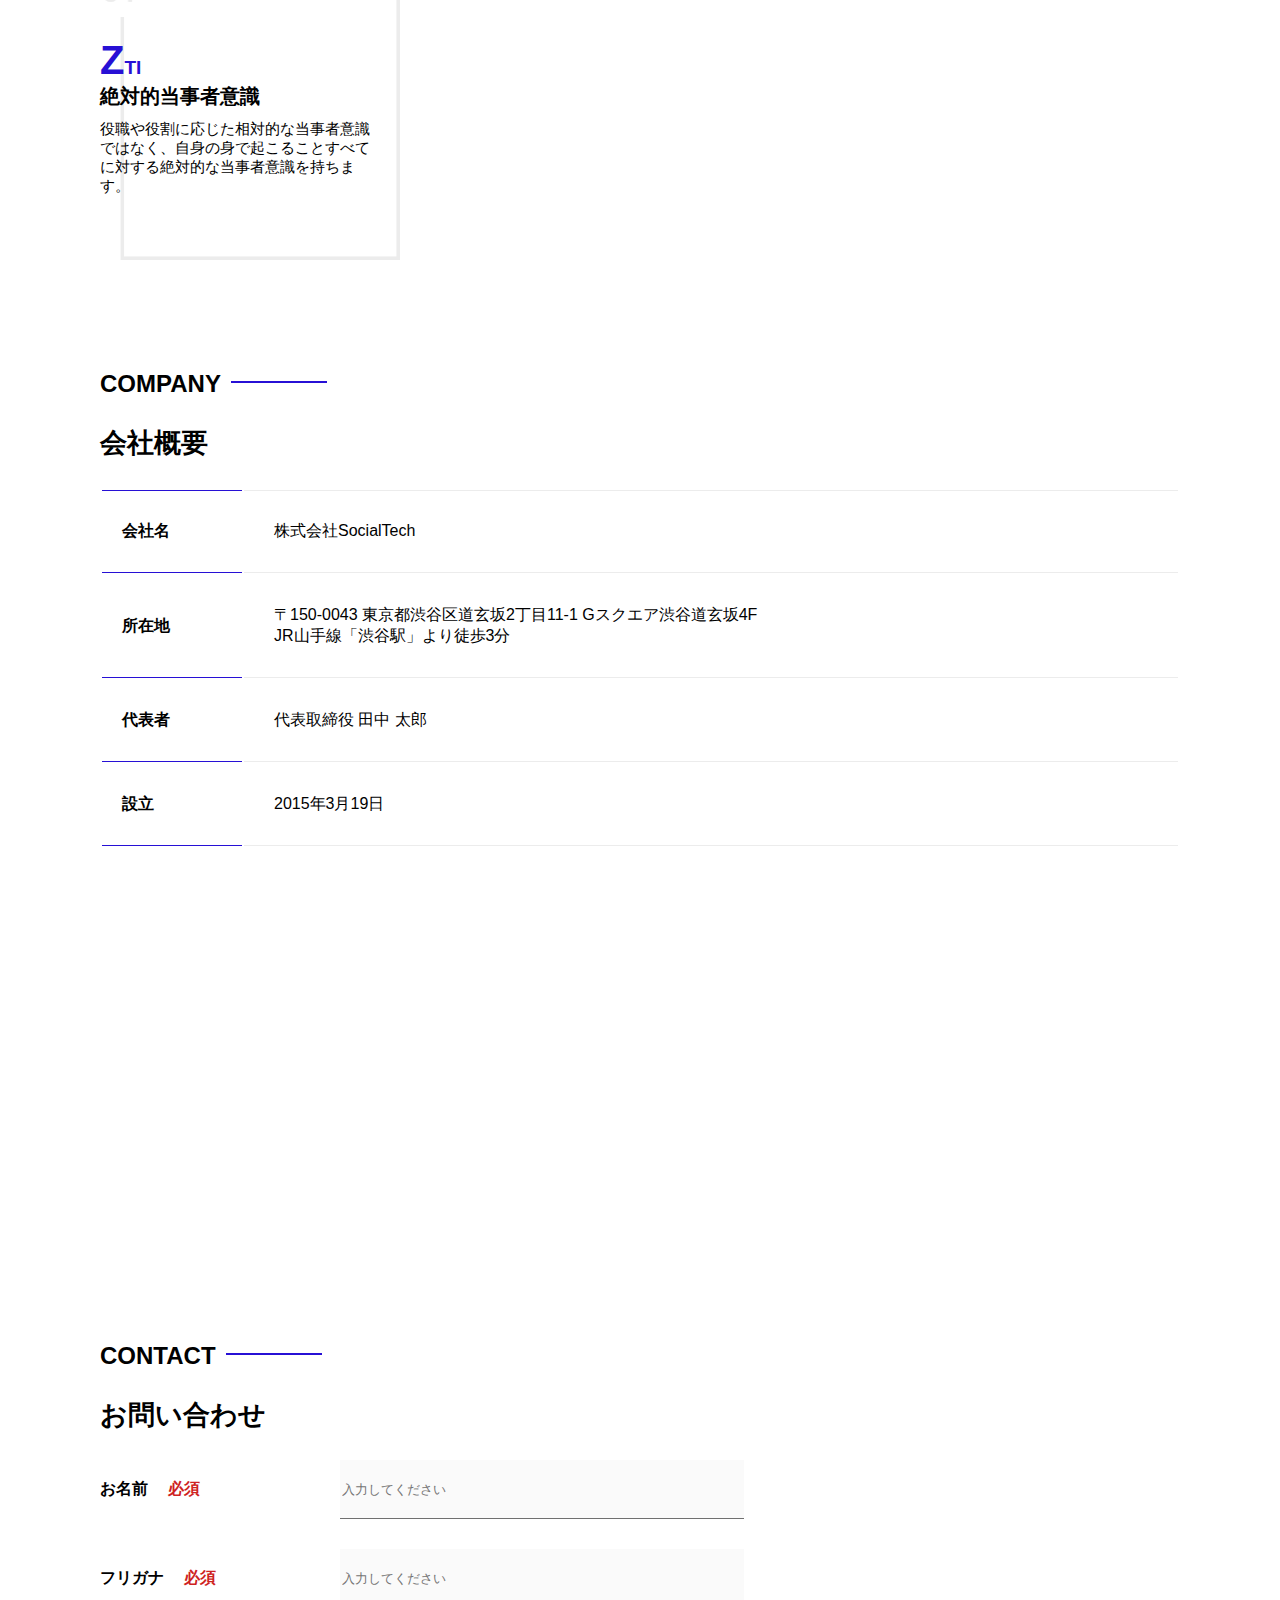
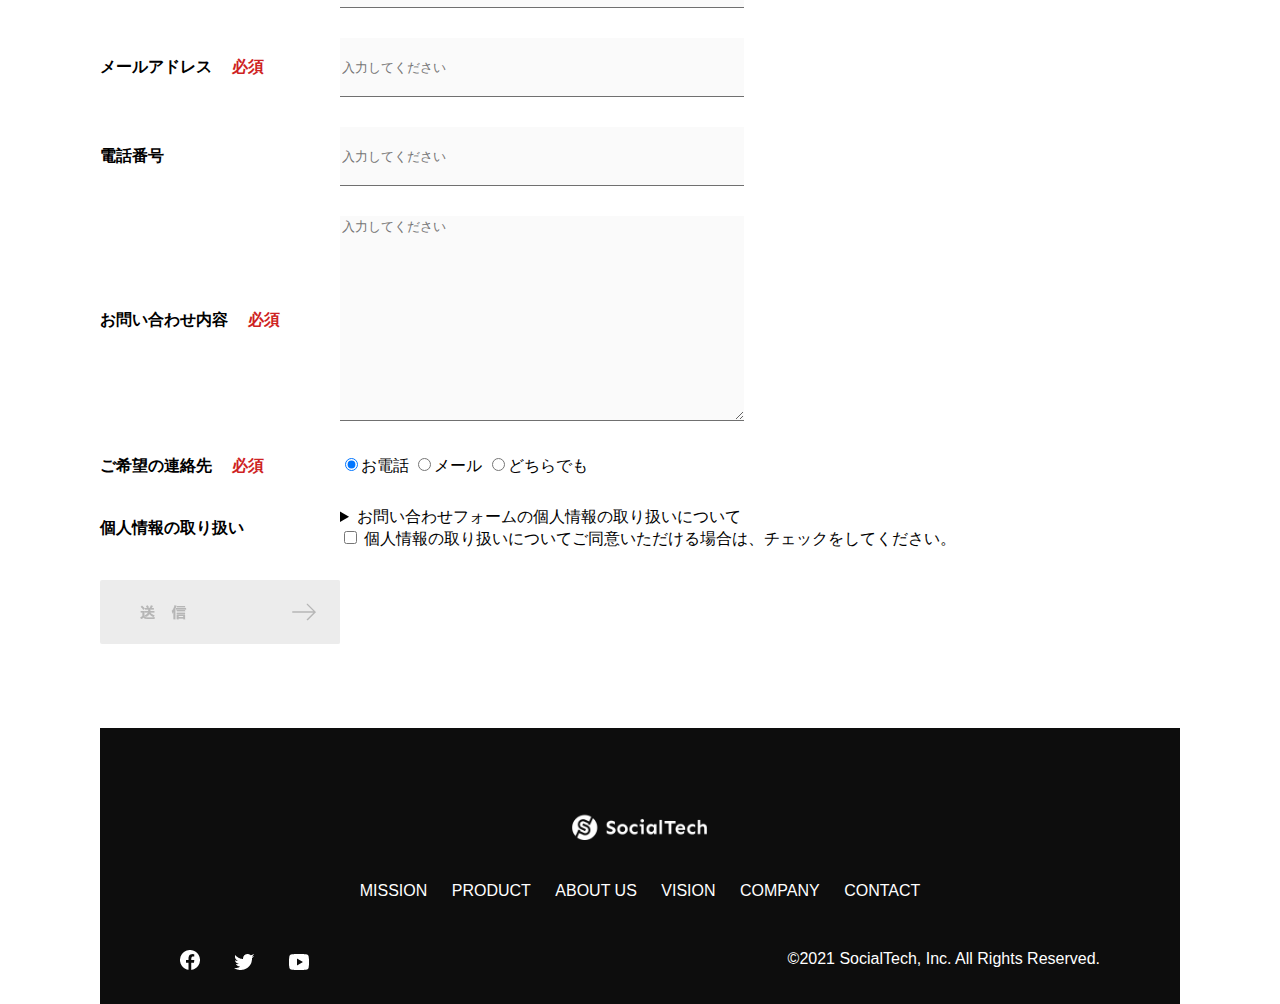
<file: kadai_tutorial_output/index.html>
<!DOCTYPE html>
<html>
  <head>
    <title>SocialTech</title>
    <meta charset="UTF-8">
    <meta name="description" content="SocialTechはEdTech業界のリーディングカンパニーを目指します。">
    <meta name="viewport" content="width=device-width,initial-scale=1.0">
     <link rel="stylesheet" href="style.css">
  </head>
  <body>
    <header>
      <!--ロゴ-->
      <a href="index.html" id="logo"><img src="images/logo.png" alt="トップページに戻る"></a>
     
      <!--PC用ナビゲーション-->
      <nav id="nav-pc">
        <a href="mission.html">MISSION</a>
        <a href="product.html">PRODUCT</a>
        <a href="index.html#aboutus">ABOUT US</a>
        <a href="index.html#vision">VISION</a>
        <a href="index.html#company">COMPANY</a>
        <a href="index.html#contact">CONTACT</a>
      </nav>

      <!--スマホ用メニューボタン-->
      <img id="menu-sp" src="images/button-menu.png" alt="ナビゲーションを開く"  onclick="document.getElementById('nav-sp').style.display = 'block'">

      <!--スマホ用ナビゲーション-->
      <nav id="nav-sp">
        <img id="close" src="images/button-close.png" alt="ナビゲーションを閉じる" onclick="document.getElementById('nav-sp').style.display = 'none'">
        <a id="logo-sp" href="index.html" onclick="document.getElementById('nav-sp').style.display = 'none'">
        <img src="images/logo-sp.png" alt="トップページに戻る"></a>
        <a class="menu" href="mission.html" onclick="document.getElementById('nav-sp').style.display = 'none'">MISSION</a>
        <a class="menu" href="product.html" onclick="document.getElementById('nav-sp').style.display = 'none'">PRODUCT</a>
        <a class="menu" href="index.html#aboutus" onclick="document.getElementById('nav-sp').style.display = 'none'">ABOUT US</a>
        <a class="menu" href="index.html#vision" onclick="document.getElementById('nav-sp').style.display = 'none'">VISION</a>
        <a class="menu" href="index.html#company" onclick="document.getElementById('nav-sp').style.display = 'none'">COMPANY</a>
        <a class="menu" href="index.html#contact" onclick="document.getElementById('nav-sp').style.display = 'none'">CONTACT</a>
        <div id="sns">
          <a href="https://www.facebook.com/sejuku2013"><img src="images/button-facebook.png" alt="Facebookのリンク"></a>
          <a href="https://twitter.com/samuraijuku"><img src="images/button-twitter.png" alt="Twitterのリンク"></a>
          <a href="https://www.youtube.com/channel/UCCFOQO5aDK0xXam4cUQXT8g"><img src="images/button-youtube.png" alt="YouTubeのリンク"></a>
          
        </div>
      </nav>
    </header>
    <main>
      <article>
        <section id="main-visual">
          <div id="main-message">
            <h1>WORLD PEACE</h1>
            <p>IT教育で世界平和を実現する</p>
          </div>
          <img src="images/index/index-main.png" alt="PCの周りに集まる多国籍の仲間たち">
        </section>


        <!--ミッション-->
        <section id="mission">
          <h2 class="index-h2">MISSION</h2>
          <div id="mission-flex">
            <div>
              <img id="mission-photo" src="images/index/index-mission.png" alt="屋外のベンチで写真を撮影する多国籍の仲間たち">
              <h3>世界平和の実現</h3>
              <p>
                人類の悲願である世界平和。世界平和を脅かす様々な社会問題を解決するためには、イノベーションをどんどん起こしていく必要があります。SocialTecchは、プログラミング教育を通してイノベーターを輩出することで、世界平和という大きなテーマに挑んでいきます。
              </p>
            </div>
            <div>
              <img id="s2dgs" src="images/index/s2dgs.png" alt="S2DGs">
              <h3>S2DGsの実現</h3>
              <p>国連が掲げる「Sustainable Development Goals（持続可能な開発目標）」に含まれる17つのグローバル目標のうち、以下の5つの目標の実現をミッションとしてサービスを展開しています。
              </p>
              <a href="mission.html">
                <img src="images/button-more.png" alt="もっとみる">
              </a>
            </div>
          </div>
        </section>

        <!--プロダクト-->
        <section id="product">
          <h2 class="index-h2">PRODUCT</h2>
          <div>
            <div id="product-left">
            <div>
              <img class="product-photo" src="images/index/index-mantoman.png" alt="PCでコードを書く男性">
              <div class="product-explain">
                <span>MAN TO MAN</span>
                <h3>プログラミング教育</h3>
                  <p>2013年より日本で唯一の専属講師によるマンツーマンのプログラミングレッスンを開始。AI/人工知能やウェブデザインの学習も可能です。</p>
                </div>
            </div>
              <div>
                <img class="product-photo" src="images/index/index-career.png" alt="笑顔で話し合う2人の男性">
                <div class="product-explain">
                  <span>CAREER</span>
                  <h3>人材紹介事業</h3>
                  <p>エンジニアへの転職に特化した履歴書や職務経歴書のアドバイスや面接対策を行い、豊富な求人の中から最適なキャリア選択を支援します。</p>
               </div>
              </div>
              </div>
          <div id="product-right">
            <div>
              <img class="product-photo" src="images/index/index-media.png" alt="スマートフォンを操作する人">
              <div class="product-explain">
                <span>MEDIA</span>
                <h3>プログラミング学習メディア</h3>
                <p>月間200万人に読まれる日本最大級のプログラミング学習サイト「SocialTech Blog」やYouTubeチャンネルにて学習情報を発信しています。</p>

              </div>
            </div>
            
            <div>
              <img class="product-photo" src="images/index/index-b2b.png" alt="講演中の男性とそれを聴く人々">
              <div class="product-explain">
                <span>B2B</span>
                <h3>法人研修事業</h3>
                <p>社員のスキルアップ・資格取得・福利厚生を目的としたプログラミング法人研修。貴社の事業モデルに合わせた研修内容の提案を致します。</p>
             </div>
            </div>
          </div>
          </div>
          <div>
            <a id="product-more" href="product.html">
              <img src="images/button-more.png" alt="もっとみる">
            </a>
          </div>
        </section>

        <!--ABOUT US-->
        <section id="aboutus">
          <h2 class="index-h2">ABOUT US</h2>
          <h3>3つの組織文化</h3>
            <div>
              <table class="culture-table">
                <tr>
                  <td>
                    <span class="culture-num">01</span>
                  </td>
                  <td>
                    <span class="culture-en">FLEXIBLE</span>
                    <span class="culture-jp">フレキシブル</span>
                  </td>
                </tr>
                <tr>
                  <td>
                    <!--空のセル-->
                  </td>
                  <td>
                    <p class="culture-description">
                      リモートワーク、フルフレックス、副業推奨など1人1人が最大限のパフォーマンスを発揮できる柔軟な働き方を促進しています。
                    </p>
                  </td>
                </tr>
                <tr>
                  <td>
                    <span class="culture-num">02</span>
                  </td>
                  <td>
                    <span class="culture-en">TEAL</span>
                    <span class="culture-jp">ティール</span>
                  </td>
                </tr>              
                  <tr>
                    <td>
                      <!--空のセル-->
                    </td>
                    <td>
                      <p class="culture-description">
                        会社全体を1つの生命体として捉え、お互いが深く結びついた一階層型
                        組織として部署・チーム関係なく課題解決をできる組織を目指しています。
                      </p>
                    </td>
                  </tr>
                  <tr>
                    <td>
                      <span class="culture-num">03</span>
                    </td>
                    <td>
                      <span class="culture-en">SELF REALIZATION</span>
                      <span class="culture-jp">自己実現</span>  
                    </td>
                  </tr>
                  <tr>
                    <td>
                      <!--空のセル-->
                    </td>
                    <td>
                      <p class="culture-description">
                        クオーター毎に経営・部署・個人ごとにOKRを設定し個人のキャリアと
                        会社の目指す方向の軌道修正を行っております。
                      </p>
                    </td>
                  </tr>
              </table>
              <img class="culture-img" src="images/index/index-aboutus1.png" alt="笑顔で話し合う2人の女性"  >
            </div>
            <img class="culture-img2" src="images/index/index-aboutus2.png" alt="笑顔で話し合う3人の男女">
        </section>

        <!--VISION-->
        <section id="vision">
          <h2 class="index-h2">VISION</h2>
          <h3>7つの行動指針</h3>
          <div>
            <div class="vision-box">
              <img src="images/index/vision-01.png" alt="01">
              <span>
                <h4>CUSTOMER IS BOSS</h4>
                <h5>あなたのボスは顧客である</h5>
                <p>私たちは常にお客様志向で行動し、お客様を喜ばせ、期待値を超えた感動を提供することを大切にします。</p>
              </span>
            </div>
            <div class="vision-box">
              <img src="images/index/vision-02.png" alt="02">
              <span>
                <h4>MOVE FAST</h4>
                <h5>早さは価値</h5>
                <p>素早く試し、素早く実行することで新しい気付きや発見を見つけていきます。</p>
              </span>
            </div>
            <div class="vision-box">
              <img src="images/index/vision-03.png" alt="03">
              <span>
                <h4>IMPACT DRIVEN</h4>
                <h5>作業するのは仕事ではない</h5>
                <p>問題から考え、成果とは何かを考え続け、インパクトのある成果を生むために仕事をしていきます</p>
              </span>
            </div>
            <div class="vision-box">
              <img src="images/index/vision-04.png" alt="04">
              <span>
                <h4>SAVE TIME, SAVE MONEY</h4>
                <h5>浪費は命取りになる</h5>
                <p>少ないコストでできる方法を考えます。お金だけでなく、人の時間をいただいている自覚を持ち、あらゆるリソースを有意義に活用します。</p>
              </span>
            </div>
            <div class="vision-box">
              <img src="images/index/vision-05.png" alt="05">
              <span>
                <h4>BE GENTLE</h4>
                <h5>「優しくない」をなくす</h5>
                <p>社会をすこしずつ優しくしていきます。自分、家族、同僚、顧客、他人、全ての人に優しくいることを心がけます。</p>
              </span>
            </div>
            <div class="vision-box">
              <img src="images/index/vision-06.png" alt="06">
              <span>
                <h4>ABC</h4>
                <h5>当たり前の事をバカにせずにちゃんとやる</h5>
                <p>礼儀、健康、嘘をつかない。当たり前の事が出来ているかを常に自問し、当たり前の基準を高く持って行動します。</p>
              </span>
            </div>
            <div class="vision-box">
              <img src="images/index/vision-07.png" alt="07">
              <span>
                <h4>ZTI</h4>
                <h5>絶対的当事者意識</h5>
                <p>役職や役割に応じた相対的な当事者意識ではなく、自身の身で起こることすべてに対する絶対的な当事者意識を持ちます。</p>
              </span>
            </div>
          </div>
        </section>

        <!--COMPANY-->
        <section id="company">
          <h2 class="index-h2">COMPANY</h2>
          <h3>会社概要</h3>
          <table id="company-table">
            <tr>
              <th class="tableheader-first">会社名</th>
              <td class="cell-first">株式会社SocialTech</td>
            </tr>
            <tr>
              <th class="tableheader">所在地</th>
              <td class="cell">〒150-0043 東京都渋谷区道玄坂2丁目11-1 Gスクエア渋谷道玄坂4F<br>JR山手線「渋谷駅」より徒歩3分</td>
            </tr>
            <tr>
              <th class="tableheader">代表者</th>
              <td class="cell">代表取締役 田中 太郎</td>
            </tr>
            <tr>
              <th class="tableheader">設立</th>
              <td class="cell">2015年3月19日</td>
            </tr>
          </table>
          <iframe src="https://www.google.com/maps/embed?pb=!1m18!1m12!1m3!1d1620.8869174253598!2d139.69372164932605!3d35.657943454813676!2m3!1f0!2f0!3f0!3m2!1i1024!2i768!4f13.1!3m3!1m2!1s0x60188be0535d9a81%3A0xb09a6e9018e3debd!2z44CSMTUwLTAwNDMg5p2x5Lqs6YO95riL6LC35Yy66YGT546E5Z2C77yS5LiB55uu77yR77yR4oiS77yR!5e0!3m2!1sja!2sjp!4v1699362132403!5m2!1sja!2sjp" width="600" height="450" style="border:0;" allowfullscreen="" loading="lazy" referrerpolicy="no-referrer-when-downgrade"></iframe>
        </section>

        <!--お問い合わせフォーム-->
        <section id="contact">
          <h2 class="index-h2">CONTACT</h2>
          <h3>お問い合わせ</h3>

          <!--STATIC FORMSのフォームタグ-->
          <form action="https://api.staticforms.xyz/submit" method="post">
            <input type="text" name="honeypot" style="display:none">
            <!-- STATIC FORMSのアクセスキー -->
            <input type="hidden" name="accessKey" value="31b1a8e4-e78f-48fb-8748-5d097b460620">
            <!--メールのタイトル-->
            <input type="hidden" name="subject" value="お問い合わせフォーム" />
            <!--送信先のメールアドレスをvalueに設定する-->
            <input type="hidden" name="replyTo" value="yutaro6407@gmail.com">
            <!--redirectToのURLは公開後のURLへリンクする-->
            <input type="hidden" name="redirectTo" value="">
            <div>
              <div class="contact-heading">
                <label class="contact-label">お名前<span class="contact-span">必須</span></label>
              </div>
              <div>
                <input type="text" name="name" placeholder="入力してください" class="contact-textbox">
              </div>
            </div>
            <div>
            <div class="contact-heading">
              <label class="contact-label">フリガナ<span class="contact-span">必須</span></label>
            </div>
            <div>
              <input type="text" name="hurigana" placeholder="入力してください" class="contact-textbox">
            </div>
            </div>
            <div>
              <div class="contact-heading">
                <label class="contact-label">メールアドレス<span class="contact-span">必須</span></label>
              </div>
                <div>
                  <input type="text" name="email" placeholder="入力してください" class="contact-textbox">
                </div>
            </div>
            <div>
              <div class="contact-heading">
                <label class="contact-label">電話番号</label>
              </div>
              <div>
                <input type="text" name="tel" placeholder="入力してください" class="contact-textbox">
              </div>
            </div>
            <div>
              <div class="contact-heading">
                <label class="contact-label">お問い合わせ内容<span class="contact-span">必須</span></label>
              </div>
                <div>
                  <textarea class="contact-textarea" placeholder="入力してください" name="message"></textarea>
                </div>
            </div>  
                <div>
                  <div class="contact-heading">
                    <label class="contact-label">ご希望の連絡先<span class="contact-span">必須</span></label>
                  </div>
                  <div>
                    <input class="radiobutton" type="radio" value="tel" name="contact"checked><label>お電話</label>
                    <input class="radiobutton" type="radio" value="mail" name="contact"><label>メール</label>
                    <input class="radiobutton" type="radio" value="both" name="contact"><label>どちらでも</label>
                  </div>
                </div>
                  <div>
                    <div class="contact-heading">
                      <label class="contact-label">個人情報の取り扱い</label>
                    </div>
                    <div>
                      <details>
                        <summary>お問い合わせフォームの個人情報の取り扱いについて</summary>
                        <div>
                          <span>１．組織の名称又は氏名</span><br>
                   株式会社SocialTech<br><br>
                   <span>２．個人情報保護管理者（若しくはその代理人）の氏名又は職名、所属及び連絡先
                     鈴木 一郎 コーポレート部</span><br>
                   メールアドレス：support@socialtech.net<br>
                   TEL：03-xxxx-xxxx<br>
                   <span>３．個人情報の利用目的</span><br>
                   ・本サービス及び本サービスに関連する情報の提供又はそれらに関する連絡のため<br>
                   ・ユーザーの本人確認のため<br>
                   ・当社サービスのご案内のため<br>
                   ・当社の商品等の広告または宣伝（電子メールによるものを含むものとします。）<br><br>
                   <span>４．個人情報の取り扱い業務の委託</span><br>
                   個人情報の取扱業務の全部または一部を外部に業務委託する場合があります。<br>
                   その際、弊社は、個人情報を適切に保護できる管理体制を敷き実行していることを条件として<br>
                   委託先を厳選したうえで、機密保持契約を委託先と締結し、お客様の個人情報を厳密に管理させます。<br><br>
                   <span>５．個人情報の開示等の請求</span><br>
                   お客様は、弊社に対してご自身の個人情報の開示等（利用目的の通知、開示、内容の訂正・追加・削除、利用の停止または消去、第三者への提供の停止）に関して、当社問合わせ窓口に申し出ることができます。<br>
                   その際、弊社はお客様ご本人を確認させていただいたうえで、合理的な期間内に対応いたします。<br><br>
                   なお、個人情報に関する弊社問合わせ先は、次の通りです。<br><br>
                   株式会社SocialTech　個人情報問合せ窓口<br>
                   〒150-0043　東京都渋谷区道玄坂2丁目11-1 Ｇスクエア渋谷道玄坂 4F<br>
                   メールアドレス：support@socialtech.net　TEL：03-xxxx-xxxx<br><br>
                   <span>６．個人情報を提供されることの任意性について</span><br><br>
                   お客様がご自身の個人情報を弊社に提供されるか否かは、お客様のご判断によりますが、もしご提供されない場合には、適切なサービスが提供できない場合がありますので予めご了承ください。
                        </div>
                      </details>
                      <input type="checkbox" name="agree">
                      <span>個人情報の取り扱いについてご同意いただける場合は、チェックをしてください。</span>
                    </div>
                  </div>
            </div>
            <input type="image" src="images/button-submit.png" alt="送信する">
          </form>
        </section>
      </article>
      <footer>
        <div id="footer-logo">
          <img src="images/logo-sp.png" alt="SocialTech">
        </div>
        <div id="footer-link">
          <a href="mission.html">MISSION</a>
          <a href="product.html">PRODUCT</a>
          <a href="index.html#aboutus">ABOUT US</a>
          <a href="index.html#vision">VISION</a>
          <a href="index.html#company">COMPANY</a>
          <a href="index.html#contact">CONTACT</a>
        </div>
        <div id="sns-footer">
          <a href="https://www.facebook.com/sejuku2013"><img src="images/button-facebook.png" alt="Facebookのリンク"></a>
          <a href="https://twitter.com/samuraijuku"><img src="images/button-twitter.png" alt="Twitterのリンク"></a>
          <a href="https://www.youtube.com/channel/UCCFOQO5aDK0xXam4cUQXT8g"><img src="images/button-youtube.png" alt="YouTubeのリンク"></a>
           <span id="copyright">&copy;2021 SocialTech, Inc. All Rights Reserved.</span>
        </div>
      </footer>
    </main>
  </body>
</html>
</file>
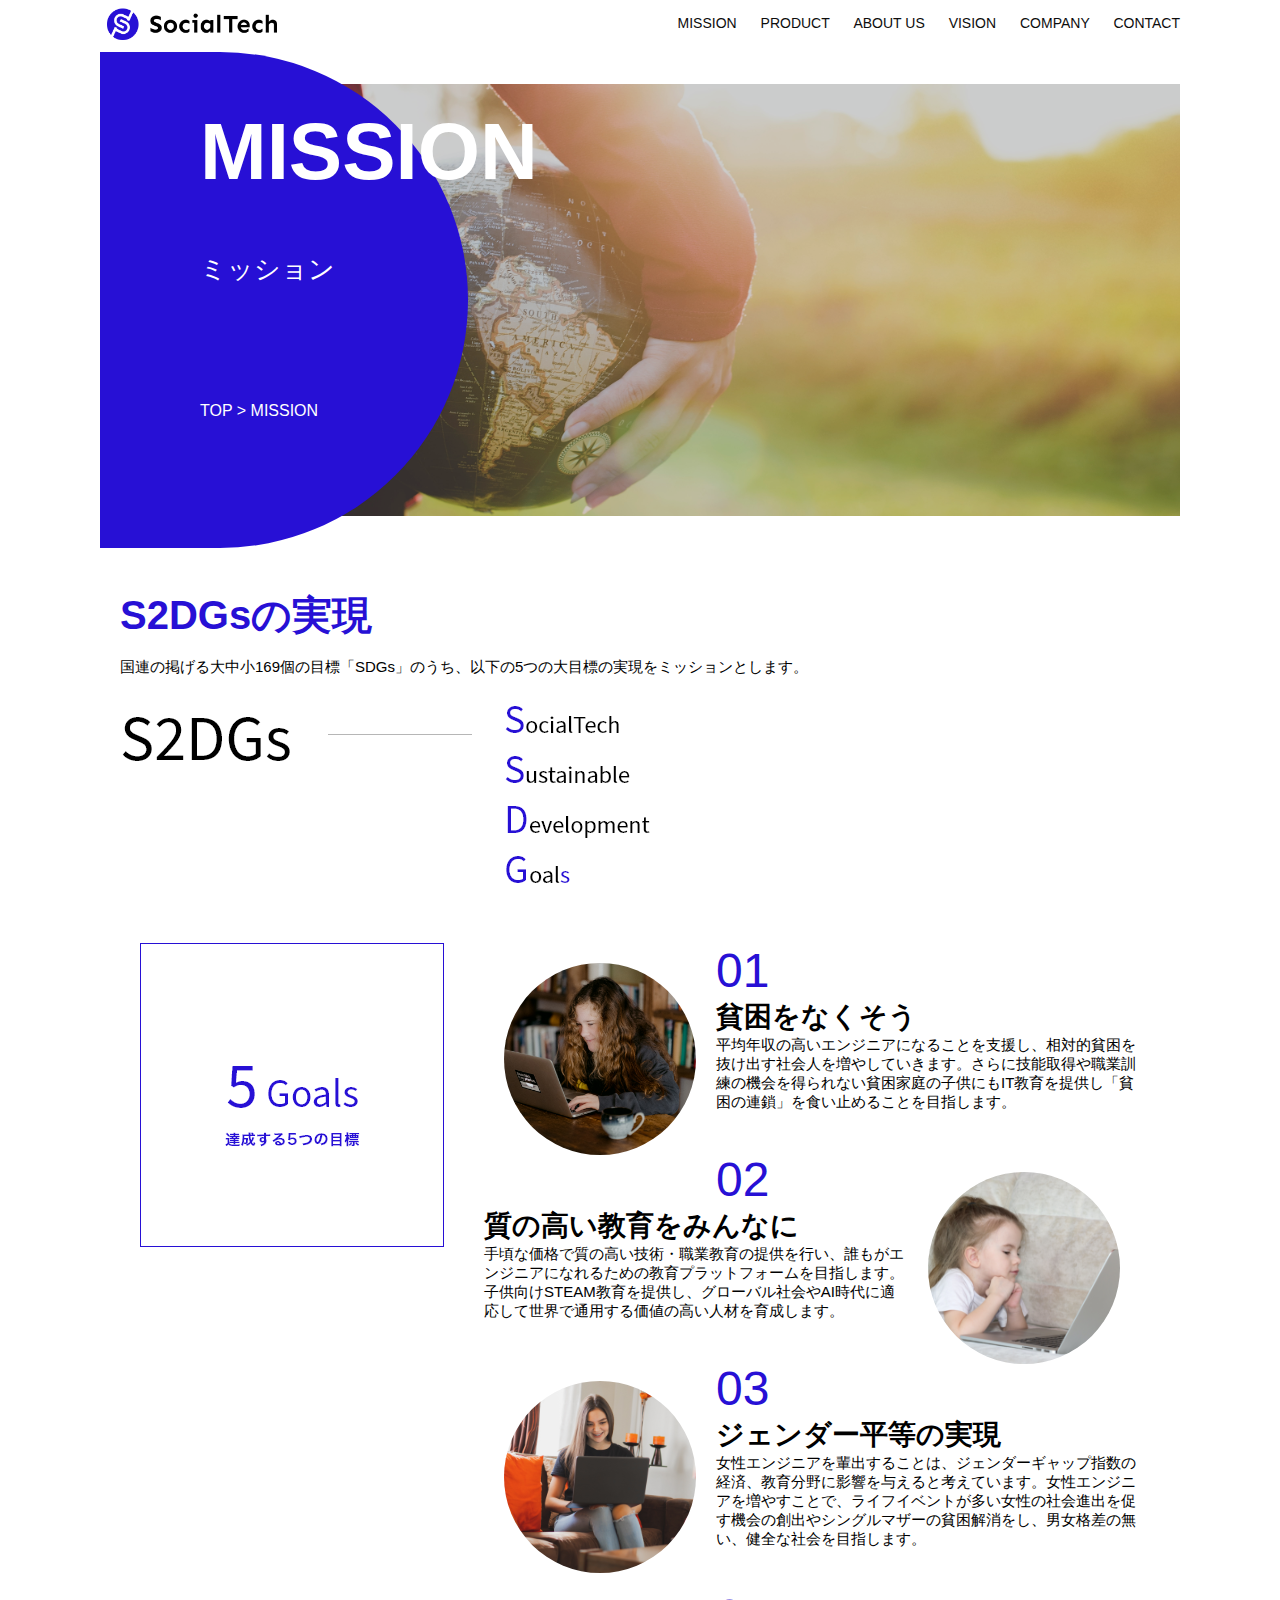
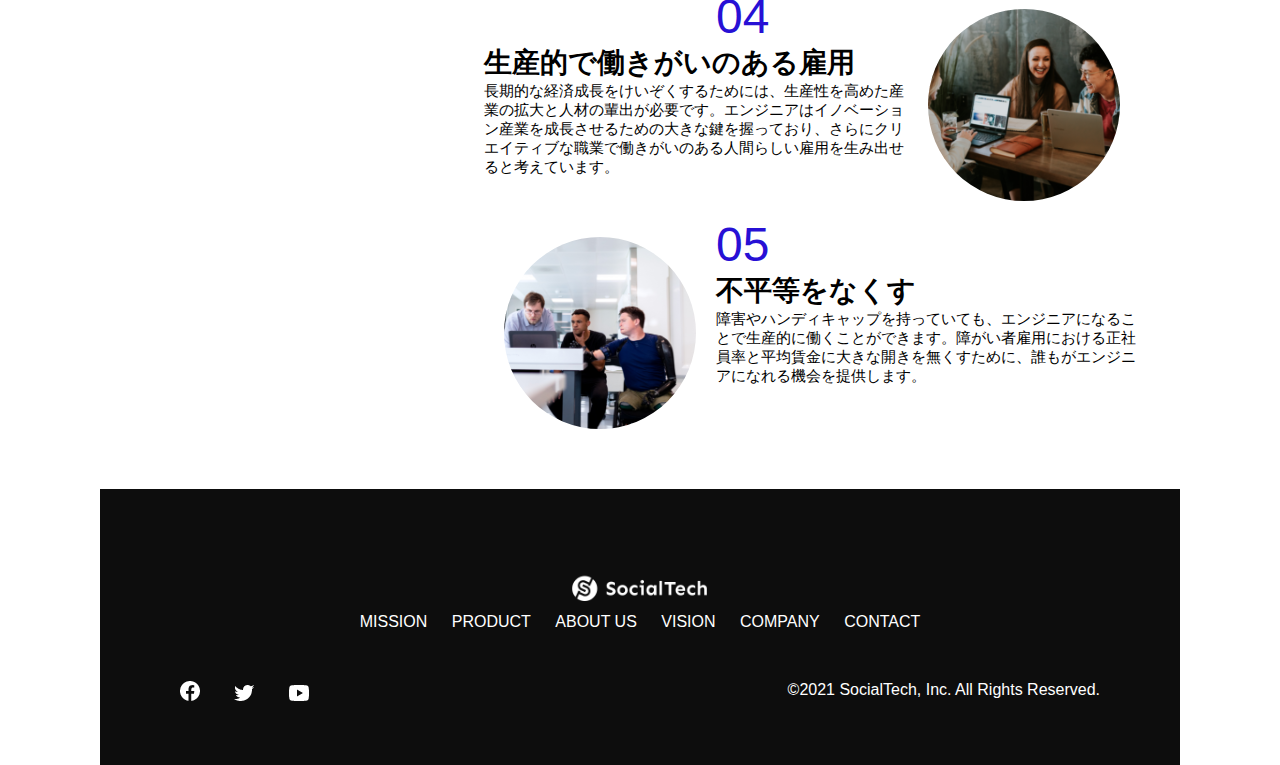
<file: kadai_tutorial_output/mission.html>
<!DOCTYPE html>
<html>
 <head>
  <title>SocialTech - MISSION - </title>
  <meta charset="utf-8">
  <meta name="description" content="SocialTechが目指す5つの目標（S2DGs）を紹介します">
  <meta name="viewport" content="width=device-width", initial-scale="1.0">
  <link rel="stylesheet" href="style.css">
 </head>

 <body>
  <!-- ヘッダー -->
  <header>
    <!-- ロゴ -->
    <a href="index.html" id="logo"><img src="images/logo.png" alt="トップページに戻る"></a>

    <!-- PC用ナビゲーション -->
    <nav id="nav-pc">
      <a href="mission.html">MISSION</a>
      <a href="product.html">PRODUCT</a>
      <a href="index.html#aboutus">ABOUT US</a>
      <a href="index.html#vision">VISION</a>
      <a href="index.html#company">COMPANY</a>
      <a href="index.html#contact">CONTACT</a>
    </nav>

    <!-- スマホ用メニューボタン -->
    <img id="menu-sp" src="images/button-menu.png" alt="ナビゲーションを開く" onclick="document.getElementById('nav-sp').style.display = 'block'">


    <!-- スマホ用ナビゲーション -->
    <nav id="nav-sp">
      <img id="close" src="images/button-close.png" alt="ナビゲーションを閉じる" onclick="document.getElementById('nav-sp').style.display = 'none'">
      <a id="logo-sp" href="index.html" onclick="document.getElementById('nav-sp').style.display = 'none'"><img
          src="images/logo-sp.png" alt="トップページに戻る"></a>
      <a class="menu" href="mission.html" onclick="document.getElementById('nav-sp').style.display = 'none'">MISSION</a>
      <a class="menu" href="product.html" onclick="document.getElementById('nav-sp').style.display = 'none'">PRODUCT</a>
      <a class="menu" href="index.html#aboutus" onclick="document.getElementById('nav-sp').style.display = 'none'">ABOUT
        US</a>
      <a class="menu" href="index.html#vision"
        onclick="document.getElementById('nav-sp').style.display = 'none'">VISION</a>
      <a class="menu" href="index.html#company"
        onclick="document.getElementById('nav-sp').style.display = 'none'">COMPANY</a>
      <a class="menu" href="index.html#contact"
        onclick="document.getElementById('nav-sp').style.display = 'none'">CONTACT</a>
      <div id="sns">
        <a href="https://www.facebook.com/sejuku2013"><img src="images/button-facebook.png" alt="Facebookのリンク"></a>
        <a href="https://twitter.com/samuraijuku"><img src="images/button-twitter.png" alt="Twitterのリンク"></a>
        <a href="https://www.youtube.com/channel/UCCFOQO5aDK0xXam4cUQXT8g"><img src="images/button-youtube.png" alt="YouTubeのリンク"></a>
      </div>
    </nav>
  </header>

  <main>
    <article>
      <section id="mission-main">
        <div id="mission-title">
          <h1>MISSION</h1>
          <span>ミッション</span>
          <div>TOP > MISSION</div>
        </div>
      </section>

      <section id="mission-s2dgs">
        <h2 class="mission-h2">S2DGsの実現</h2>
        <p>国連の掲げる大中小169個の目標「SDGs」のうち、以下の5つの大目標の実現をミッションとします。</p>
        <img src="images/mission/mission-s2dgs.png" alt="S2DGs">
      </section>

      <section id="mission-5goals">
        <div>
          <img id="s2dgs-image" src="images/mission/mission-5goals.png" alt="5goals">
        </div>
        <div>
        <div>
          <img class="fivegoals-image-left" src="images/mission/mission-5goals01.png" alt="PCを操作する女の子">
          <span class="fivegoals-number">01</span>
          <h3 class="fivegoals-h3">貧困をなくそう</h3>
          <p class="fivegoals-p">
           平均年収の高いエンジニアになることを支援し、相対的貧困を抜け出す社会人を増やしていきます。さらに技能取得や職業訓練の機会を得られない貧困家庭の子供にもIT教育を提供し「貧困の連鎖」を食い止めることを目指します。
          </p>
        </div>
        <div>
          <img class="fivegoals-image-right" src="images/mission/mission-5goals02.png" alt="PCを見つめる小さい女の子">
          <span class="fivegoals-number">02</span>
          <h3 class="fivegoals-h3">質の高い教育をみんなに</h3>
          <p class="fivegoals-p">
            手頃な価格で質の高い技術・職業教育の提供を行い、誰もがエンジニアになれるための教育プラットフォームを目指します。子供向けSTEAM教育を提供し、グローバル社会やAI時代に適応して世界で通用する価値の高い人材を育成します。
          </p>
        </div>
        <div>
          <img class="fivegoals-image-left" src="images/mission/mission-5goals03.png" alt="PCを操作する女性">
          <span class="fivegoals-number">03</span>
          <h3 class="fivegoals-h3">ジェンダー平等の実現</h3>
          <p class="fivegoals-p">
            女性エンジニアを輩出することは、ジェンダーギャップ指数の経済、教育分野に影響を与えると考えています。女性エンジニアを増やすことで、ライフイベントが多い女性の社会進出を促す機会の創出やシングルマザーの貧困解消をし、男女格差の無い、健全な社会を目指します。
          </p>
        </div>
        <div>
          <img class="fivegoals-image-right" src="images/mission/mission-5goals04.png" alt="笑顔で話し合う3人の男女">
          <span class="fivegoals-number">04</span>
          <h3 class="fivegoals-h3">生産的で働きがいのある雇用</h3>
          <p class="fivegoals-p">
            長期的な経済成長をけいぞくするためには、生産性を高めた産業の拡大と人材の輩出が必要です。エンジニアはイノベーション産業を成長させるための大きな鍵を握っており、さらにクリエイティブな職業で働きがいのある人間らしい雇用を生み出せると考えています。
          </p>
        </div>
        <div>
          <img class="fivegoals-image-left" src="images/mission/mission-5goals05.png" alt="障害を持つ男性が生き生きと働く様子">
          <span class="fivegoals-number">05</span>
          <h3 class="fivegoals-h3">不平等をなくす</h3>
          <p class="fivegoals-p">
            障害やハンディキャップを持っていても、エンジニアになることで生産的に働くことができます。障がい者雇用における正社員率と平均賃金に大きな開きを無くすために、誰もがエンジニアになれる機会を提供します。
          </p>
        </div>
      
      </div>
      </section>
    </article>

    <footer>
      <div id="footer-logo">
        <img src="images/logo-sp.png" alt="SocialTech">
        <div id="footer-link">
          <a href="mission.html">MISSION</a>
          <a href="product.html">PRODUCT</a>
          <a href="index.html#aboutus">ABOUT US</a>
          <a href="index.html#vision">VISION</a>
          <a href="index.html#company">COMPANY</a>
          <a href="index.html#contact">CONTACT</a>
        </div>
        <div id="sns-footer">
          <a href="https://www.facebook.com/sejuku2013"><img src="images/button-facebook.png" alt="Facebookのリンク"></a>
          <a href="https://twitter.com/samuraijuku"><img src="images/button-twitter.png" alt="Twitterのリンク"></a>
          <a href="https://www.youtube.com/channel/UCCFOQO5aDK0xXam4cUQXT8g"><img src="images/button-youtube.png" alt="YouTubeのリンク"></a>
          <span id="copyright">&copy;2021 SocialTech, Inc. All Rights Reserved. </span>
        </div>
      </div>
    </footer>
  </main>
 </body>
</html>
</file>
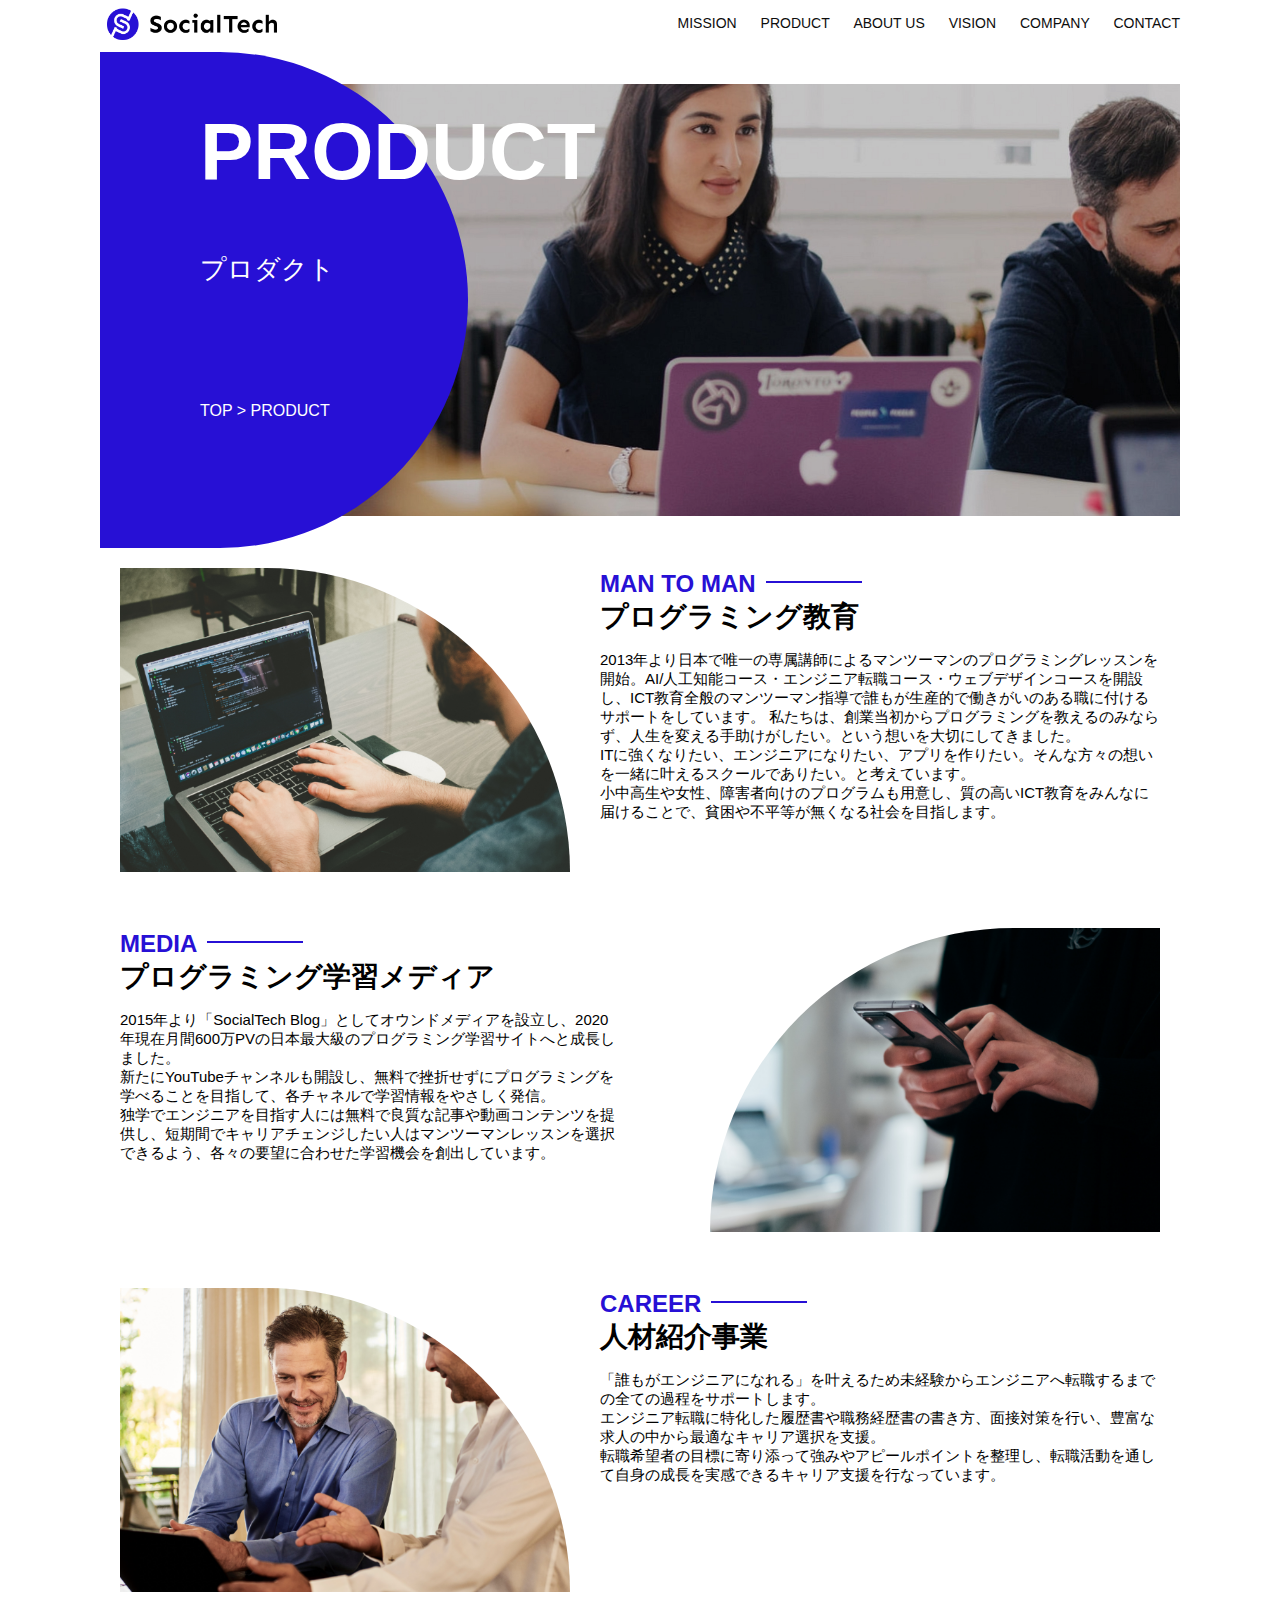
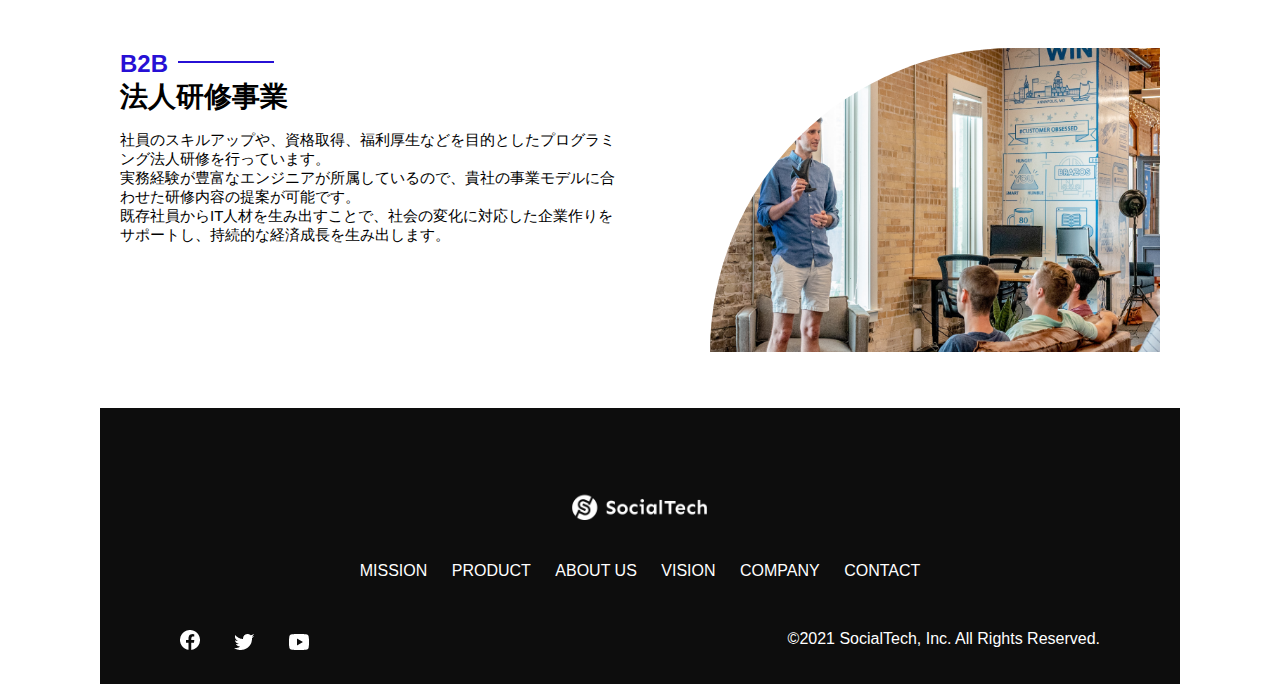
<file: kadai_tutorial_output/product.html>
<!DOCTYPE html>
 <html>
 <head>
   <title>SocialTech -PRODUCT プロダクト-</title>
   <meta charset="UTF-8">
   <meta name="description" content="SocialTechの4つのプロダクトを紹介します">
   <meta name="viewport" content="width=device-width, initial-scale=1.0">
   <link rel="stylesheet" href="style.css">
 </head>
 
 <body>
   <!-- ヘッダー -->
   <header>
     <!-- ロゴ -->
     <a href="index.html" id="logo"><img src="images/logo.png" alt="トップページに戻る"></a>
 
     <!-- PC用ナビゲーション -->
     <nav id="nav-pc">
       <a href="mission.html">MISSION</a>
       <a href="product.html">PRODUCT</a>
       <a href="index.html#aboutus">ABOUT US</a>
       <a href="index.html#vision">VISION</a>
       <a href="index.html#company">COMPANY</a>
       <a href="index.html#contact">CONTACT</a>
     </nav>
 
     <!-- スマホ用メニューボタン -->
     <img id="menu-sp" src="images/button-menu.png" alt="ナビゲーションを開く" onclick="document.getElementById('nav-sp').style.display = 'block'">
 
     <!-- スマホ用ナビゲーション -->
     <nav id="nav-sp">
       <img id="close" src="images/button-close.png" alt="ナビゲーションを閉じる" onclick="document.getElementById('nav-sp').style.display = 'none'">
       <a id="logo-sp" href="index.html" onclick="document.getElementById('nav-sp').style.display = 'none'"><img
           src="images/logo-sp.png" alt="トップページに戻る"></a>
       <a class="menu" href="mission.html" onclick="document.getElementById('nav-sp').style.display = 'none'">MISSION</a>
       <a class="menu" href="product.html" onclick="document.getElementById('nav-sp').style.display = 'none'">PRODUCT</a>
       <a class="menu" href="index.html#aboutus" onclick="document.getElementById('nav-sp').style.display = 'none'">ABOUT
         US</a>
       <a class="menu" href="index.html#vision"
         onclick="document.getElementById('nav-sp').style.display = 'none'">VISION</a>
       <a class="menu" href="index.html#company"
         onclick="document.getElementById('nav-sp').style.display = 'none'">COMPANY</a>
       <a class="menu" href="index.html#contact"
         onclick="document.getElementById('nav-sp').style.display = 'none'">CONTACT</a>
       <div id="sns">
         <a href="https://www.facebook.com/sejuku2013"><img src="images/button-facebook.png" alt="Facebookのリンク"></a>
         <a href="https://twitter.com/samuraijuku"><img src="images/button-twitter.png" alt="Twitterのリンク"></a>
         <a href="https://www.youtube.com/channel/UCCFOQO5aDK0xXam4cUQXT8g"><img src="images/button-youtube.png" alt="YouTubeのリンク"></a>
       </div>
     </nav>
   </header>
   <main>
     <article>
      <section id="product-main">
       <div id="product-title">
        <h1>PRODUCT</h1>
        <span>プロダクト</span>
        <div>TOP > PRODUCT</div>
       </div>
      </section>

      <section class="product-section1">
        <img src="images/product/product-mantoman.png" alt="PCでコードを書く男性">
        <div>
          <h2 class="product-h2">MAN TO MAN</h2>
          <h3 class="product-h3">プログラミング教育</h3>
          <p>
            2013年より日本で唯一の専属講師によるマンツーマンのプログラミングレッスンを開始。AI/人工知能コース・エンジニア転職コース・ウェブデザインコースを開設し、ICT教育全般のマンツーマン指導で誰もが生産的で働きがいのある職に付けるサポートをしています。
            私たちは、創業当初からプログラミングを教えるのみならず、人生を変える手助けがしたい。という想いを大切にしてきました。<br>ITに強くなりたい、エンジニアになりたい、アプリを作りたい。そんな方々の想いを一緒に叶えるスクールでありたい。と考えています。<br>小中高生や女性、障害者向けのプログラムも用意し、質の高いICT教育をみんなに届けることで、貧困や不平等が無くなる社会を目指します。
          </p>
        </div>
      </section>
      <section class="product-section2">
        <div>
          <h2 class="product-h2">MEDIA</h2>
          <h3 class="product-h3">プログラミング学習メディア</h3>
          <p>2015年より「SocialTech
            Blog」としてオウンドメディアを設立し、2020年現在月間600万PVの日本最大級のプログラミング学習サイトへと成長しました。<br>新たにYouTubeチャンネルも開設し、無料で挫折せずにプログラミングを学べることを目指して、各チャネルで学習情報をやさしく発信。<br>独学でエンジニアを目指す人には無料で良質な記事や動画コンテンツを提供し、短期間でキャリアチェンジしたい人はマンツーマンレッスンを選択できるよう、各々の要望に合わせた学習機会を創出しています。
          </p>
        </div>
        <img src="images/product/product-media.png" alt="スマートフォンを操作する人">
      </section>
      <section class="product-section1">
        <img src="images/product/product-career.png" alt="笑顔で話し合う2人の男性">
        <div>
          <h2 class="product-h2">CAREER</h2>
          <h3 class="product-h3">人材紹介事業</h3>
          <p>
            「誰もがエンジニアになれる」を叶えるため未経験からエンジニアへ転職するまでの全ての過程をサポートします。<br>エンジニア転職に特化した履歴書や職務経歴書の書き方、面接対策を行い、豊富な求人の中から最適なキャリア選択を支援。<br>転職希望者の目標に寄り添って強みやアピールポイントを整理し、転職活動を通して自身の成長を実感できるキャリア支援を行なっています。<br>
          </p>
        </div>
      </section>
      <section class="product-section2">
        <div>
          <h2 class="product-h2">B2B</h2>
          <h3 class="product-h3">法人研修事業</h3>
          <p>
            社員のスキルアップや、資格取得、福利厚生などを目的としたプログラミング法人研修を行っています。<br>実務経験が豊富なエンジニアが所属しているので、貴社の事業モデルに合わせた研修内容の提案が可能です。<br>既存社員からIT人材を生み出すことで、社会の変化に対応した企業作りをサポートし、持続的な経済成長を生み出します。
          </p>
        </div>
        <img src="images/product/product-b2b.png" alt="講演中の男性とそれを聴く人々">
      </section>

     </article>
     <footer>
             <div id="footer-logo">
         <img src="images/logo-sp.png" alt="SocialTech">
       </div>
       <div id="footer-link">
         <a href="mission.html">MISSION</a>
         <a href="product.html">PRODUCT</a>
         <a href="index.html#aboutus">ABOUT US</a>
         <a href="index.html#vision">VISION</a>
         <a href="index.html#company">COMPANY</a>
         <a href="index.html#contact">CONTACT</a>
       </div>
       <div id="sns-footer">
         <a href="https://www.facebook.com/sejuku2013"><img src="images/button-facebook.png" alt="Facebookのリンク"></a>
         <a href="https://twitter.com/samuraijuku"><img src="images/button-twitter.png" alt="Twitterのリンク"></a>
         <a href="https://www.youtube.com/channel/UCCFOQO5aDK0xXam4cUQXT8g"><img src="images/button-youtube.png" alt="YouTubeのリンク"></a>
         <span id="copyright">&copy;2021 SocialTech, Inc. All Rights Reserved. </span>
       </div>
     </footer>
   </main>
 </body>
 
 </html>
</file>
<file: kadai_012/style.css>
/* PC、スマホ共通スタイル */
body {
  font-family: "Source Sans Pro", "Hiragino Kaku Gothic ProN", Meiryo, Arial,
    sans-serif;
}

p {
  font-size: 15px;
}

/*================
PC用のスタイル 
=================*/
/* 横幅設定 */
body {
  max-width: 1080px;
  min-width: 960px;
  margin: 0 auto 0 auto;
}

/* ヘッダー */
header {
  display: flex;
  justify-content: space-between;
}

/* ナビゲーションのレイアウト */
#nav-pc {
  text-align: right;
  font-size: 14px;
  padding-top: 15px;
}

/* ナビゲーションのリンクの装飾設定 */
#nav-pc>a {
  text-decoration: none;
  margin-left: 20px;
}

#nav-pc>a:link {
  color: #0d0d0d;
}

#nav-pc>a:visited {
  color: #0d0d0d;
}

#nav-pc>a:hover {
  color: #0d0d0d;
  text-decoration: underline;
}

#nav-pc>a:active {
  color: #0d0d0d;
}

/* メインビジュアル*/
#main-visual {
  position: relative;
  height: 400px;
}

#main-message {
  position: absolute;
  top: 0;
  left: 0;
  background-color: #2710d5;
  color: #ffffff;
  border-radius: 0 0 476px 0;
  max-width: 620px;
  height: 100%;
  width: 100%;
  z-index: 11;
}

#main-message>h1 {
  font-size: 60px;
  font-weight: bold;
  margin: 100px 0 0 50px;
}

#main-message>p {
  font-size: 28px;
  margin: 0 0 0 50px;
}

#main-visual>img {
  max-width: 620px;
  border-radius: 476px 0 0 0;
  position: absolute;
  top: 0;
  right: 0;
  z-index: 10;
}

/* 見出し */
h2 {
  margin: 40px 0 0 0;
}

h2::after {
  content: url("images/line.png");
  margin-left: 10px;
}

h3 {
  font-size: 27px;
}

/* ミッション */
#mission {
  margin: 80px auto 80px auto;
  width: 100%;
}

#mission-flex {
  width: 100%;
  display: flex;
}

#mission-flex>div {
  width: 50%;
  margin: 20px;
}

#mission-photo {
  width: 100%;
}

#s2dgs {
  margin-top: 50px;
}

/* プロダクト */
#product {
  background-color: #fafafa;
  width: 100%;
  margin: 80px 0 80px 0;
  padding: 10px 40px 0px 40px;
}

/* 外枠 */
#product>div {
  margin-top: 40px;
  display: flex;
}

/* 左のカラム */
#product-left {
  width: 50%;
  margin-right: 20px;
}

/* 右のカラム */
#product-right {
  width: 50%;
  margin-left: 20px;
  margin-top: 80px;
}

/* 画像＋説明の枠 */
#product-left>div {
  position: relative;
  height: 480px;
  margin-right: 20px;
}

#product-right>div {
  position: relative;
  height: 480px;
  margin-left: 20px;
}

/* 画像 */
.product-photo {
  width: 100%;
}

/* 説明文の枠 */
.product-explain {
  background-color: #ffffff;
  position: absolute;
  left: 0;
  top: 280px;
  margin: 0 40px 0 40px;
  padding: 20px;
  box-shadow: 5px 5px 10px rgba(0, 0, 0, 0.05);
}

/* 説明文の英語 */
.product-explain>span {
  color: #2710d5;
  font-weight: bold;
  font-size: 16px;
  margin: 0;
}

/* 説明文の見出し */
.product-explain>h3 {
  margin: 5px 0 5px 0;
}

/* 説明文 */
.product-explain>p {
  margin: 0;
}

/* 「もっとみる」ボタン */
#product-more {
  margin: 0 auto -42px auto;
}

/* ABOUT US */
#aboutus {
  margin: 80px auto 80px auto;
}

/* 3つの組織文化と画像を入れる枠 */
#aboutus>div {
  display: flex;
}

/* 画像 */
.culture-img {
  width: 100%;
  align-self: flex-start;
}

.culture-img2 {
  margin-top: 50px;
  width: 100%;
}

/* 3つの組織文化の表 */
.culture-table {
  max-width: 500px;
  margin-right: 50px;
}

/* 番号 */
.culture-num {
  font-size: 80px;
  color: #2710d5;
  margin: 0 20px 0 0;
}

/* 組織文化英語 */
.culture-en {
  color: #2710d5;
  font-weight: bold;
  font-size: 24px;
  display: block;
}

/* 組織文化日本語 */
.culture-jp {
  font-size: 28px;
  font-weight: bold;
}

/* 説明文 */
.culture-description {
  margin: 0;
}

/* ビジョン */
#vision {
  margin: 80px auto 80px auto;
}

/* セクション内の外枠 */
#vision>div {
  width: 100%;
  display: flex;
  justify-content: space-between;
  flex-wrap: wrap;
}

/* 7つの行動指針の枠 */
.vision-box {
  width: 300px;
  height: 300px;
  margin-bottom: 30px;
  position: relative;
}

.vision-box>img {
  width: 100%;
  height: auto;
  position: absolute;
  top: 0;
  left: 0;
  z-index: 30;
}

.vision-box>span {
  position: absolute;
  top: 0;
  left: 0;
  z-index: 31;
  margin-right: 20px;
}

.vision-box>span>h4 {
  color: #2710d5;
  font-size: 19px;
  margin: 80px 0 0 0;
  
}

.vision-box>span>h4::first-letter {
  font-size: 40px;
}

.vision-box>span>h5 {
  font-size: 20px;
  margin: 0 0 0 0;
}

.vision-box>span>p {
  margin: 10px 0 0 0;
}

/*CASES*/
#cases {
  margin: 40px o 40px 0;
  width: 100%;
}

ul {
  display: flex;
  list-style: none;
}

li {
  width: 33%;
  margin: 20px;
}

.case-card {
  background-color: #ffffff;
  min-height: 400px;
  box-shadow: 5px 5px 15px rgba(0, 0, 0, 0.2);
}

.case-img {
  width: 100%;
}

.case-info {
  padding: 10px 20px 10px 20px;
}

.case-name {
  color: #2710d5;
  font-size: 19px;
}

.case-content {
  font-size: 14px;
}


/* 会社概要 */
#company {
  margin: 80px auto 80px auto;
}

#company-table {
  width: 100%;
}

.tableheader {
  text-align: left;
  padding: 20px;
  border-bottom-color: #2710d5;
  border-bottom-width: 1px;
  border-bottom-style: solid;
  width: 100px;
}

.tableheader-first {
  text-align: left;
  padding: 20px;
  border-bottom-color: #2710d5;
  border-bottom-width: 1px;
  border-bottom-style: solid;
  border-top-color: #2710d5;
  border-top-width: 1px;
  border-top-style: solid;
  width: 100px;
}

.cell {
  padding: 30px;
  border-bottom-color: #ececec;
  border-bottom-width: 1px;
  border-bottom-style: solid;
}

.cell-first {
  padding: 30px;
  border-bottom-color: #ececec;
  border-bottom-width: 1px;
  border-bottom-style: solid;
  border-top-color: #ececec;
  border-top-width: 1px;
  border-top-style: solid;
}

#company>iframe {
  width: 100%;
  height: 368px;
  margin-top: 40px;
}

/* お問い合わせ */
#contact {
  margin: 80px auto 80px auto;
}

/* 外枠 */
#contact>form>div {
  display: flex;
  flex-direction: row;
  flex-wrap: wrap;
  padding-bottom: 30px;
}

/* 左列の見出し */
.contact-heading {
  width: 240px;
  align-self: center;
}

/* 見出しのラベル */
.contact-label {
  font-weight: bold;
}

/* 必須 */
.contact-span {
  color: #ce2222;
  margin: 0 0 0 20px;
  font-weight: bold;
}

/* テキストボックス */
.contact-textbox {
  border-top: 0;
  border-left: 0;
  border-right: 0;
  border-bottom-width: 1px;
  border-bottom-color: #707070;
  border-bottom-style: solid;
  background-color: #fafafa;
  width: 400px;
  height: 56px;
}

/* お問い合わせ内容のテキストエリア */
.contact-textarea {
  border-top: 0;
  border-left: 0;
  border-right: 0;
  border-bottom-width: 1px;
  border-bottom-color: #707070;
  border-bottom-style: solid;
  background-color: #fafafa;
  width: 400px;
  height: 200px;
}

/* 個人情報の取り扱い */
details {
  width: 700px;
}

details>div {
  background-color: #fafafa;
  padding: 20px;
}

details>div>span {
  font-weight: bold;
}

/* フッター */
footer {
  background-color: #0d0d0d;
  text-align: center;
  padding: 80px 80px 30px 80px;
}

#footer-logo {
  margin-bottom: 30px;
}

#footer-link {
  margin-bottom: 50px;
}
#footer-link > a {
  text-decoration: none;
  margin: 10px;
}
#footer-link > a:link {
  color: #ffffff;
}
#footer-link > a:visited {
  color: #ffffff;
}
#footer-link > a:hover {
  color: #ffffff;
  text-decoration: underline;
}
#footer-link > a:active {
  color: #ffffff;
}

#sns-footer {
  text-align: left;
  width: 100%;
}

#sns-footer > a {
  margin-right: 30px;
}

#copyright {
  color: #ffffff;
  float: right;
}
</file>
<file: kadai_013/style.css>
/* PC、スマホ共通スタイル */
body {
  font-family: "Source Sans Pro", "Hiragino Kaku Gothic ProN", Meiryo, Arial,
    sans-serif;
}

p {
  font-size: 15px;
}

#main-visual>img {
  width: 100%;
}

/*================
PC用のスタイル 
=================*/
@media screen and (min-width: 768px) {
  /* 横幅設定 */
  body {
    max-width: 1080px;
    min-width: 960px;
    margin: 0 auto 0 auto;
  }

  /* ヘッダー */
  header {
    display: flex;
    justify-content: space-between;
  }

  /* ナビゲーションのレイアウト */
  #nav-pc {
    text-align: right;
    font-size: 14px;
    padding-top: 15px;
  }

  /* ナビゲーションのリンクの装飾設定 */
  #nav-pc>a {
    text-decoration: none;
    margin-left: 20px;
  }

  #nav-pc>a:link {
    color: #0d0d0d;
  }

  #nav-pc>a:visited {
    color: #0d0d0d;
  }

  #nav-pc>a:hover {
    color: #0d0d0d;
    text-decoration: underline;
  }

  #nav-pc>a:active {
    color: #0d0d0d;
  }

  #menu-sp {
    display: none;
  }

  #nav-sp {
    display: none;
  }
}


@media screen and (max-width: 767px) {
  body {
     min-width: 375px;
     margin: 0;
  }

  #nav-pc {
    display: none;
  }

  #menu-sp {
    float: right;
    padding: 0;
  }

  #nav-sp {
    background-color: #ce933e;
    position: absolute;
    left: 0;
    top: 0;
    height: 100%;
    width: 100%;
    display: none;
    z-index: 100;
  }

  #close {
    position: absolute;
    top: 20px;
    right: 20px;
  }

  #logo-sp {
    margin: 80px 0 30px 20px;
  }

  #nav-sp > a {
    display: block;
  }

  #nav-sp > a:link {
    color: #ffffff;
  }

  #nav-sp > a:visited {
    color: #ffffff;
  }

  #nav-sp > a:hover {
    color: #ffffff;
    text-decoration: underline;
  }

  #nav-sp > a:active {
    color: #ffffff;
  }

  #nav-sp > .menu {
    text-decoration: none;
    display: block;
    margin: 0 20px 0 20px;
    height: 44px;
    font-size: 16px;
    background-image: url("images/arrow.png");
    background-repeat: no-repeat;
    background-position: right top;
  }

}
</file>
<file: kadai_tutorial_output/style.css>
body{
  font-family: "Sourse Sans Pro", "Hiragino Kaku Gothic ProN", Meiryo, Arial, sans-serif ;
}

p{
  font-size: 15px;
}

/*=====
PC用のスタイル
=====*/

@media screen and (min-width: 768px) {
  


 /*横幅設定*/
 body{
  max-width: 1080px;
  min-width: 960px;
  margin: 0 auto 0 auto;
 }

 /*ヘッダー*/
 header{
  display: flex;
  justify-content: space-between;
 }

 /*ナビゲーションのレイアウト*/
 #nav-pc {
  text-align: right;
  font-size: 14px;
  padding-top: 15px;
 }

 /*ナビゲーションのリンクの装飾設定*/
 #nav-pc > a {
  text-decoration: none;
  margin-left: 20px;
 }

 #nav-pc > a:link {
  color: #0d0d0d;
 }

 #nav-pc > a:visited {
  color: #0d0d0d;
 }

 #nav-pc > a:hover{
  color: #0d0d0d;
  text-decoration: underline;
 }

 #nav-pc > a:active {
  color: #0d0d0d;
 }

 /*スマホ用ナビを非表示*/
 #nav-sp,#menu-sp {
  display: none;
 }



 /*メインビジュアル*/
 #main-visual {
  position: relative;
  height: 400px;
 }

 #main-message{
  position: absolute;
  top: 0;
  left: 0;
  background-color:  #2710d5;
  color: #ffffff;
  border-radius: 0 0 476px 0;
  max-width: 620px;
  height: 100%;
  width: 100%;
  z-index: 11;
 }

 #main-message > h1 {
  font-size: 60px;
  font-weight: bold;
  margin: 100px 0 0 50px;
 }

 #main-message > p {
  font-size: 28px;
  margin: 0 0 0 50px;
 }

 #main-visual > img {
  max-width: 620px;
  border-radius: 476px 0 0 0;
  position: absolute;
  top: 0;
  right: 0;
  z-index: 10;
 }

 h2{
  margin: 40px 0 0 0;
 }

 h2::after{
  content: url("images/line.png");
  margin-left: 10px;
 }

 h3{
  font-size: 27px;
 }

 /*ミッション*/

 #mission {
  margin: 80px auto 80px auto;
  width: 100%;
 }

 #mission-flex{
  width: 100%;
  display: flex;
 }

 #mission-flex > div{
  width: 50%;
  margin: 20px;
 }

 #mission-photo{
  width: 100%;
 }

 #s2dgs{
  margin-top: 50px;
  width: 100%;
 }

 /*プロダクト*/
 #product{
  background-color: #fafafa;
  margin: 80px 0 80px 0;
  padding: 10px 40px 0px 40px;
 }

 /*外枠*/
 #product > div{
  margin-top: 40px;
  display: flex;
 }

 
 #product-left{
  width: 50%;
  margin-right: 20px;
 }

 #product-right{
  width: 50%;
  margin-left: 20px;
  margin-top: 80px;
 }

 #product-left > div {
  position: relative;
  height: 480px;
  margin-right: 20px;
 }

 #product-right > div {
  position: relative;
  height: 480px;
  margin-left: 20px;
 }

 .product-photo {
  width: 100%;
 }

 .product-explain {
  background-color: #ffffff;
  position: absolute;
  left: 0;
  top: 280px;
  margin: 0 40px 0 40px;
  padding:  20px;
  box-shadow: 5px 5px 10px rgba(0, 0, 0, 0.05);
 }

 .product-explain > span {
  color: #2710d5;
  font-weight: bold;
  font-size: 16px;
  margin: 0;
 }

 .product-explain > h3 {
  font-size: 20px;
  margin: 5px 0 5px 0;
 }

 .product-explain > p {
  font-size: 14px;
  margin: 0;
 }

 #product-more {
  margin: 0 auto -42px auto;
 }

 /*ABOUT US*/
 #aboutus{
  margin: 80px auto 80px auto;
 }

 #aboutus > div {
  display: flex;
 }

 .culture-img{
  width: 100%;
  align-self: flex-start;
 }

 .culture-img2{
  margin-top: 50px;
  width: 100%;
 }

 .culture-table {
  margin-right: 50px;
 }

 .culture-num{
  font-size: 80px;
  color: #2710d5;
  margin: 0 20px 0 0;
 }

 .culture-en {
  color: #2710d5;
  font-weight: bold;
  font-size: 24px;
  display: block;
 }

 .culture-jp {
  font-size: 28px;
  font-weight: bold;
 }

 .culture-description {
  margin: 0;
 }

 /*ビジョン*/
 #vision {
  margin: 80px auto 80px auto;
 }

 #vision > div {
  width: 100%;
  display: flex;
  justify-content: space-between;
  flex-wrap: wrap;
 }


 .vision-box {
  width: 300px;
  height: 300px;
  margin-bottom: 30px;
  position: relative;
 }

 .vision-box > img {
  width: 100%;
  height: auto;
  position: absolute;
  top: 0;
  left: 0;
  z-index: 30;
 }

 .vision-box > span {
  position: absolute;
  top: 0;
  left: 0;
  z-index: 31;
  margin-right: 20px;
 }

 .vision-box > span > h4 {
  color: #2710d5;
  font-size: 19px;
  margin: 80px 0 0 0;
 }

 .vision-box > span > h4::first-letter{
  font-size: 40px;
 }

 .vision-box > span > h5 {
  font-size: 20px;
  margin: 0 0 0 0;
 }

 .vision-box > span > p {
  margin: 10px 0 0 0;
 }

 /*会社概要*/
 #company{
  margin: 80px auto 80px auto;
 }

 #company-table{
  width: 100%;
 }

 .tableheader {
  text-align: left;
  padding: 20px;
  border-bottom-color: #2710d5;
  border-bottom-width: 1px;
  border-bottom-style: solid;
  width: 100px;
 }

 .tableheader-first{
  text-align: left;
  padding: 20px;
  border-bottom-color: #2710d5;
  border-bottom-width: 1px;
  border-bottom-style: solid;
  border-top-color: #2710d5;
  border-top-width: 1px;
  border-top-style: solid;
  width: 100px;
 }

 .cell{
  padding: 30px;
  border-bottom-color: #ececec;
  border-bottom-width: 1px;
  border-bottom-style: solid;
 }

 .cell-first {
  padding: 30px;
  border-bottom-color: #ececec;
  border-bottom-width: 1px;
  border-bottom-style: solid;
  border-top-color: #ececec;
  border-top-width: 1px;
  border-top-style: solid;
 }

 #company > iframe{
  width: 100%;
  height: 368px;
  margin-top: 40px;
 }

 /*お問い合わせ*/
 #contact {
  margin: 80px auto 80px auto;
 }

 #contact > form > div {
  display: flex;
  flex-direction: row;
  flex-wrap: wrap;
  padding-bottom: 30px;
 }

 .contact-heading{
  width: 240px;
  align-self: center;
 }

 .contact-label {
  font-weight: bold;
 }

 .contact-span {
  color: #ce2222;
  margin: 0 0 0 20px;
  font-weight: bold;
 }

 .contact-textbox {
  border-top: 0;
  border-left: 0;
  border-right: 0;
  border-bottom-width: 1px;
  border-bottom-color: #707070;
  border-bottom-style: solid;
  background-color: #fafafa;
  width: 400px;
  height: 56px;
 }

 .contact-textarea {
  border-top: 0;
  border-left: 0;
  border-right: 0;
  border-bottom-width: 1px;
  border-bottom-color: #707070;
  border-bottom-style: solid;
  background-color: #fafafa;
  width: 400px;
  height: 200px;
 }

 details {
  width: 700px;
 }

 details > div {
  background-color: #fafafa;
  padding: 20px;
 }

 details > div > span {
  font-weight: bold;
 }

 /*フッター*/
 footer {
  background-color: #0d0d0d;
  text-align: center;
  padding: 80px 80px 30px 80px;
 }

 #footer-logo {
  margin-bottom: 30px;
 }

 #footer-link {
  margin-bottom: 50px;
 }

 #footer-link > a {
  text-decoration: none;
  margin: 10px;
 }

 #footer-link > a:link {
  color: #ffffff;
 }

 #footer-link > a:visited {
  color: #ffffff;
 }

 #footer-link > a:hover {
  color: #ffffff;
  text-decoration: underline;
 }

 #footer-link > a:active {
  color: #ffffff;
 }

 #sns-footer {
  text-align: left;
  width: 100%;
 }

 #sns-footer > a {
  margin-right: 30px;
 }

 #copyright {
  color: #ffffff;
  float: right;
 }

 /* mission.html用スタイル */
 /* ミッションのメインビジュアル */

 #mission-main {
  height: 496px;
  width: 100%;
  background-image: url("images/mission/mission-main.png");
  background-repeat: no-repeat;
  background-position-y: center;
 }

 #mission-title {
  background-color: #2710d5;
  width: 368px;
  color: #ffffff;
  height: 496px;
  border-radius: 0 248px 248px 0;
  position: relative;
 }

 #mission-title > h1 {
  position: absolute;
  top: 0;
  left: 100px;
  font-size: 80px;
 }

 #mission-title > span {
  position: absolute;
  top: 200px;
  left: 100px;
  font-size: 26px;
 }

 #mission-title > div {
  position: absolute;
  top: 350px;
  left: 100px;
  font-size: 16px;
 }

 #mission-s2dgs {
  width: 100%;
  margin: 20px;
 }

 .mission-h2 {
  color: #2710d5;
  font-size: 40px;
 }

 .mission-h2::after {
  content: none;
 }

  #mission-5goals {
    margin: 20px;
    display: flex;
  }

  #mission-5goals > div {
    flex-grow: 1;
    padding: 20px;
  }

  #mission-5goals > div > div {
    margin-bottom: 40px;
  }

  .fivegoals-image-right {
    float: right;
    margin: 20px;
  }

  .fivegoals-image-left {
    float: left;
    margin: 20px;
  }

  .fivegoals-number {
    color: #2710d5;
    font-size: 48px;
    margin: 0;
  }

  .fivegoals-h3 {
    font-size: 28px;
    margin: 0;
  }

  .fivegoals-p {
    margin: 0;
  }


  /* プロダクトページ */

  #product-main {
    height: 496px;
    width: 100%;
    background-image: url("images/product/product-main.png");
    background-repeat: no-repeat;
    background-position-y: center;
  }

  #product-title {
    background-color: #2710d5;
    width: 368px;
    color: #ffffff;
    height: 496px;
    border-radius: 0 248px 248px 0;
    position: relative;
  }

  #product-title > h1 {
    position: absolute;
    top: 0;
    left: 100px;
    font-size: 80px;
  }

  #product-title > span {
    position: absolute;
    top: 200px;
    left: 100px;
    font-size: 26px;
  }

  #product-title > div {
    position: absolute;
    top: 350px;
    left: 100px;
    font-size: 16px;
  }

  /* セクション */

  .product-section1 {
    position: relative;
    margin: 20px;
    height: 340px;
  }

  .product-section1 > img {
    position: absolute;
    top: 0;
    left: 0;
    width: 450px;
    margin: 0 40px 30px 0;
    border-radius: 0 432px 0 0;
  }

  .product-section1 > div {
    position: absolute;
    top: 0;
    left: 480px;
  }

  .product-section2 {
    position: relative;
    margin: 20px;
    height: 340px;
  }

  .product-section2 > img {
    position: absolute;
    top: 0;
    right: 0;
    width: 450px;
    margin: 0 0 30px 40px ;
    border-radius: 432px 0 0 0;
  }

  .product-section2 > div {
    width: 500px;
    position: absolute;
    top: 0;
    left: 0;
  }

  .product-h2 {
    color: #2710d5;
    font-size: 24px;
    margin: 0;
  }

  .product-h3 {
    font-size: 28px;
    margin: 0;
  }

}


/*==============
スマートフォン用のスタイル
=============*/

@media screen and (max-width: 767px) {
  body {
    min-width: 375px;
    margin: 0;
  }

  #nav-pc {
    display: none;
  }

  #menu-sp {
    float: right;
    padding: 0;
  }

  #nav-sp {
    background-color: #2710d5;
    position: absolute;
    left: 0;
    top: 0;
    height: 100%;
    width: 100%;
    display: none;
    z-index: 100;
  }

  #close {
    position: absolute;
    top: 20px;
    right: 20px;
  }

  #logo-sp {
    margin: 80px 0 30px 20px;
  }

  /*ナビゲーションのリンクの装飾設定*/
  #nav-sp > a {
    display: block;
  }
  #nav-sp > a:link {
    color: #ffffff;
  }
  #nav-sp > a:visited {
    color: #ffffff;
  }
  #nav-sp > a:hover {
    color: #ffffff;
    text-decoration: underline;
  }
  #nav-sp > a:active {
    color: #ffffff;
  }
  #nav-sp > .menu{
    text-decoration: none;
    display: block;
    margin: 0 20px 0 20px;
    height: 44px;
    font-size: 16px;
    background-image: url(images/arrow.png);
    background-repeat: no-repeat;
    background-position: right top;
  }
  #sns {
    position: absolute;
    bottom: 20px;
    left: 20px;
  }
  #sns > a {
    margin-right: 30px;
  }


  /*メインビジュアル*/
  #main-visual {
    position: relative;
    height: 470px;
    width: 100%;
    overflow: hidden;
  }

  #main-visual > div {
    position: absolute;
    top: 0;
    left: 0;
    background-color: #2710d5;
    color: white;
    border-radius: 0 0 476px 0;
    text-align: center;
    height: 280px;
    width: 100%;
    z-index: 11;
  }

  #main-visual > div > h1 {
    font-size: 28px;
    margin: 90px 0 0 0;
  }

  #main-visual > div > p {
    margin: 0;
  }

  #main-visual > img {
    width: 100%;
    border-radius: 476px 0 0 0 ;
    z-index: 10;
    position: absolute;
    bottom: 0;
    right: 0;
  }

h2::after {
  content: url("images/line.png");
  margin-left: 10px;
}

h3 {
  font-size: 24px;
  margin: 10px 0 0 0;
}

#mission {
  margin: 20px;
}

#mission-photo {
  width: 100%;
}

#s2dgs {
  width: 100%;
}

#product {
  background-color: #fafafa;
  padding-top: 10px;
}

#product h2 {
  margin-left: 20px;
}

/*左右のカラム　スマホでは縦並び*/
#product-left,
#product-right {
  margin-right: 20px;
  margin-left: 20px;
}

#product-left > div,
#product-right > div {
  position: relative;
  height: 540px;
}

.product-explain {
  background-color: #ffffff;
  position: absolute;
  left: 0;
  bottom: 50px;
  padding: 20px;
  box-shadow: 5px 5px 10px rgba(0, 0, 0, 0.05);
}

.product-explain > span {
  color: #2710d5;
  font-weight: bold;
  font-size: 16px;
  margin: 0px;
}

.product-explain > h3 {
  margin: 10px 0 10px 0;
}

.product-photo {
  width: 100%;
}

#product-more > img {
  margin: 0 0 -42px 20px;
}

#aboutus {
  margin: 80px 20px 80px 20px;
}

#aboutus > div {
  display: flex;
  flex-direction: column;
}

.culture-table {
  width: 100%;
  order: 1;
}

.culture-img2 {
  width: 100%;
}

.culture-num {
  color: #2710d5;
  font-size: 80px;
}

.culture-en {
  color: #2710d5;
  font-size: 24px;
  font-weight: bold;
  display: block;
}

.culture-jp {
  display: block;
}

.culture-description {
  margin: 0;
}

/*ビジョン*/

#vision {
  margin: 80px 20px 80px 20px;
}

.vision-box {
  width: 300px;
  height: 300px;
  margin-bottom: 30px;
  position: relative;
}

.vision-box > img {
  width: 100%;
  height: auto;
  position: absolute;
  top: 0;
  left: 0;
  z-index: 30;
}

.vision-box > span {
  position: absolute;
  top: 0;
  left: 0;
  z-index: 31;
  margin-right: 20px;
}

.vision-box > span > h4 {
  color: #2710d5;
  font-size: 19px;
  margin: 60px 0 0 0 ;
}

.vison-box > span > h5 {
  font-size: 20px;
  margin: 0 0 0 0;
}

.vision-box > span > p {
  margin: 10px 0 0 0;
}

/*会社概要*/

#company {
  margin: 0 20px 0 20px;
}

#company > h3 {
  margin-bottom: 20px;
}

#company > table {
  width: 100%;
}

.tableheader-first {
  text-align: left;
  padding: 20px;
  border-bottom-color: #2710d5;
  border-bottom-width: 1px;
  border-bottom-style: solid;
  border-top-color: #2710d5;
  border-top-width: 1px;
  border-top-style: solid;
}

.tableheader {
  text-align: left;
  padding: 20px;
  border-bottom-color: #2710d5;
  border-bottom-width: 1px;
  border-bottom-style: solid;
  width: 50px;
}

.cell {
  padding: 20px;
  border-bottom-color: #ececec;
  border-bottom-width: 1px;
  border-bottom-style: solid;
}

.cell-first {
  padding: 20px;
  border-bottom-color: #ececec;
  border-bottom-width: 1px;
  border-bottom-style: solid;
  border-top-color: #ececec;
  border-top-width: 1px;
  border-top-style: solid;
}

#company > iframe {
  width: 100%;
  height: 240px;
  margin: 40px 0 0 0;
}

/*お問い合わせ*/
#contact {
  margin: 80px 20px 80px 20px;
}

#contact > h3 {
  margin-bottom: 20px;
}

#contact > form > div {
  margin-bottom: 20px;
}

.contact-heading {
  margin-bottom: 20px;
}

.contact-label {
  font-weight: bold;
}

.contact-span {
  color: #ce2222;
  margin: 0 0 0 20px;
  font-weight: bold;
}

.contact-textbox {
  height: 50px;
  border-top: 0;
  border-left: 0;
  border-right: 0;
  background-color: #fafafa;
  border-bottom-color: #707070;
  border-bottom-width: 1px;
  border-bottom-style: solid;
  min-width: 300px;
  width: 100%;
}

.contact-textarea {
  height: 150px;
  border-top: 0;
  border-left: 0;
  border-right: 0;
  background-color: #fafafa;
  width: 100%;
}

.radiobutton {
  margin-bottom: 20px;
}

.radiobutton + label::after {
  content: "\A";
  white-space: pre;
}

/*フッター*/
footer {
  background-color: #0d0d0d;
  padding: 30px 20px 50px 20px ;
}

#footer-logo {
  margin-bottom: 30px;
}

#footer-link {
  margin-bottom: 50px;
}

#footer-link > a {
  text-decoration: none;
  margin: 0 20px 30px 0;
  display: block;
  background-image: url("images/arrow.png");
  background-repeat: no-repeat;
  background-position: right top;
}

#footer-link > a:link {
  color: #ffffff;
}

#footer-link > a:visited {
  color: #ffffff;
}

#footer-link > a:hover {
  color: #ffffff;
  text-decoration: underline;
}

#footer-link > a:active {
  color: #ffffff;
}

#sns-footer > a {
  margin-right: 30px;
}

#copyright {
  font-size: 12px;
  display: block;
  margin-top: 30px;
  color: #ffffff;
}

/* mission.html用スタイル */
/* ミッションのメインビジュアル */
#mission-main {
  height: 256px;
  width: 100%;
  background-image: url("images/mission/mission-main.png");
  background-repeat: no-repeat;
  background-position-y: center;
  background-size: auto 208px;
}

#mission-title {
  background-color: #2710d5;
  width: 136px;
  color: #ffffff;
  height: 256px;
  border-radius: 0 248px 248px 0;
  position: relative;
}

#mission-title > h1 {
  position: absolute;
  top: 0;
  left: 20px;
  font-size: 40px;
}

#mission-title > span {
  position: absolute;
  top: 110px;
  left: 20px;
  font-size: 18px;
}

#mission-title > div {
  position: absolute;
  top: 180px;
  left: 20px;
  font-size: 13px;
}

/* ミッションページ */

#mission-s2dgs {
  margin: 20px;
}

.mission-h2 {
  color: #2710d5;
  font-size: 38px;
  margin: 0px;
}

.mission-h2::after {
  content: none;
}

#mission-s2dgs > img {
  width: 100%;
}

#mission-5goals {
  margin: 20px;
}

#mission-5goals > div > div {
  margin-bottom: 40px;
}

#s2dgs-image {
  width: 100%;
}

.fivegoals-image-right {
  margin: 20px auto 20px auto;
  display: block;
}

.fivegoals-image-left {
  margin: 20px auto 20px auto;
  display: block;
}

.fivegoals-h3 {
  font-size: 28px;
  margin: 0;
}

.fivegoals-number {
  color: #2710d5;
  font-size: 28px;
  margin: 0;
}

.fivegoals-p {
  margin: 0;
}

/* プロダクトページ */

#product-main {
  height: 256px;
  width: 100%;
  background-image: url("images/product/product-main.png");
  background-repeat: no-repeat;
  background-position-y: center;
  background-size: auto 208px;
}

#product-title {
  background-color: #2710d5;
  width: 136px;
  color: #ffffff;
  height: 256px;
  border-radius: 0 248px 248px 0;
  position: relative;
}

#product-title > h1 {
  position: absolute;
  top: 0;
  left: 20px;
  font-size: 40px;
}

#product-title > span {
  position: absolute;
  top: 110px;
  left: 20px;
  font-size: 18px;
}

#product-title > div {
  position: absolute;
  top: 180px;
  left: 20px;
  font-size: 13px;
}

.product-section1 {
  margin: 20px;
}

.product-section1 > img {
  width: 100%;
  border-radius: 0 300px 0 0;
}

.product-section2 {
  margin: 20px;
  display: flex;
  flex-direction: column;
}

.product-section2 > img {
  order:  1;
  width: 100%;
  border-radius: 300px 0 0 0;

}

.product-section2 > div {
  order: 2;
}

.product-h2 {
  color: #2710d5;
  font-size: 24px;
  margin: 0;
}

.product-h3 {
  font-size: 28px;
  margin: 0;
}

}
</file>
